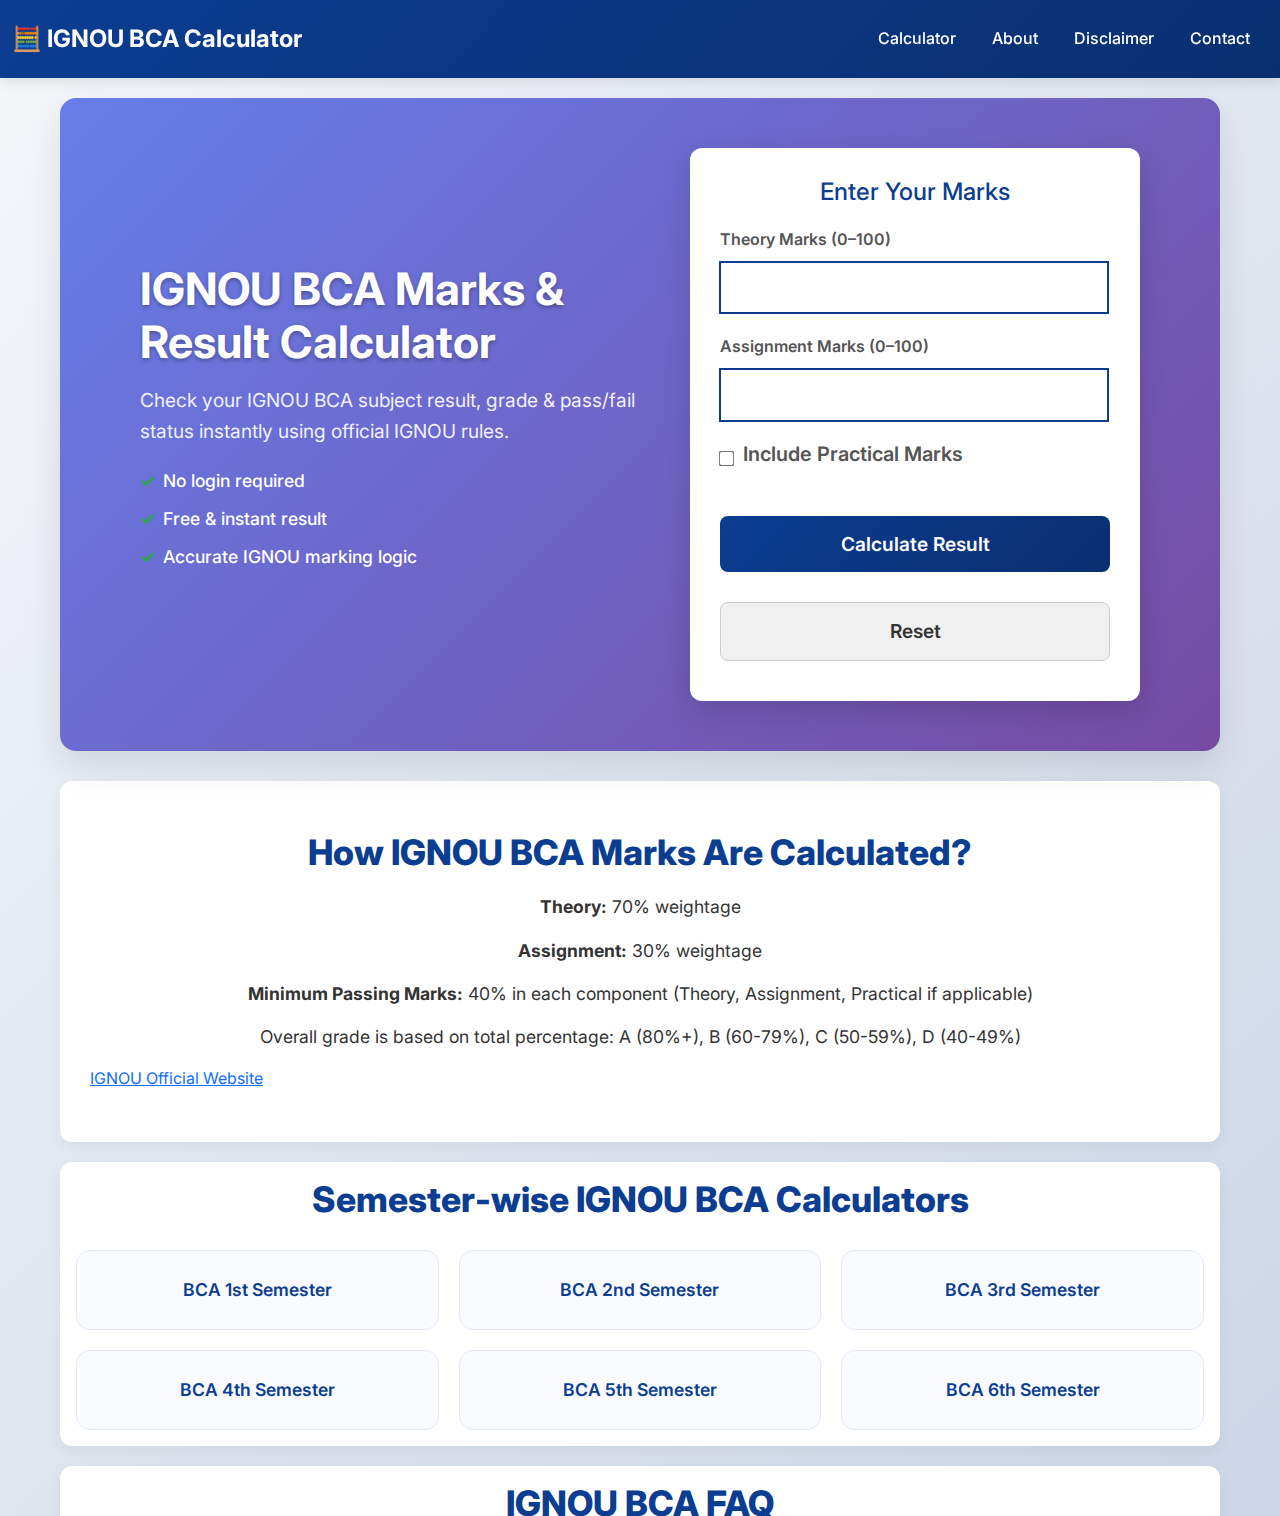
<file: index.html>
<!DOCTYPE html>
<html>
<head>
  <meta http-equiv="refresh" content="0; url=bca/bca-calculator.html">
  <title>Redirecting...</title>
</head>
<body>
  <p>Redirecting to calculator...</p>
</body>
</html>
</file>
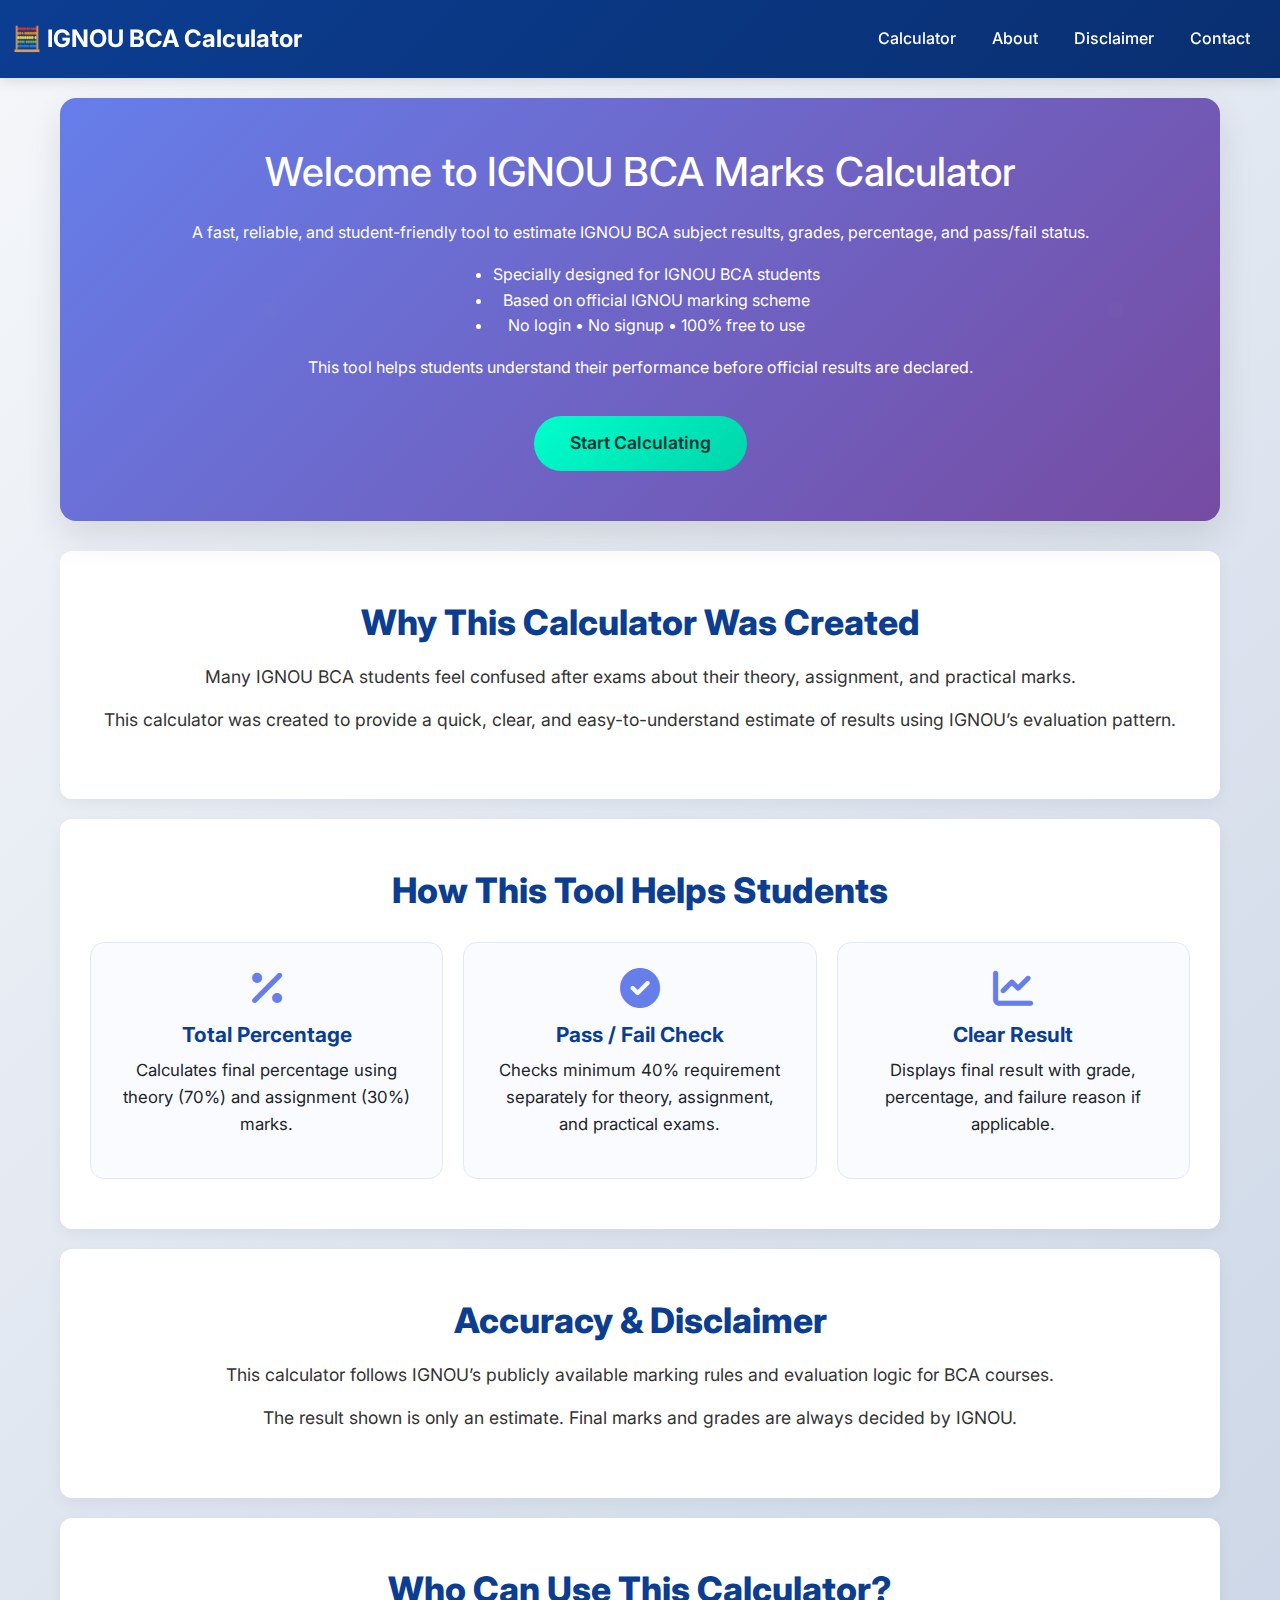
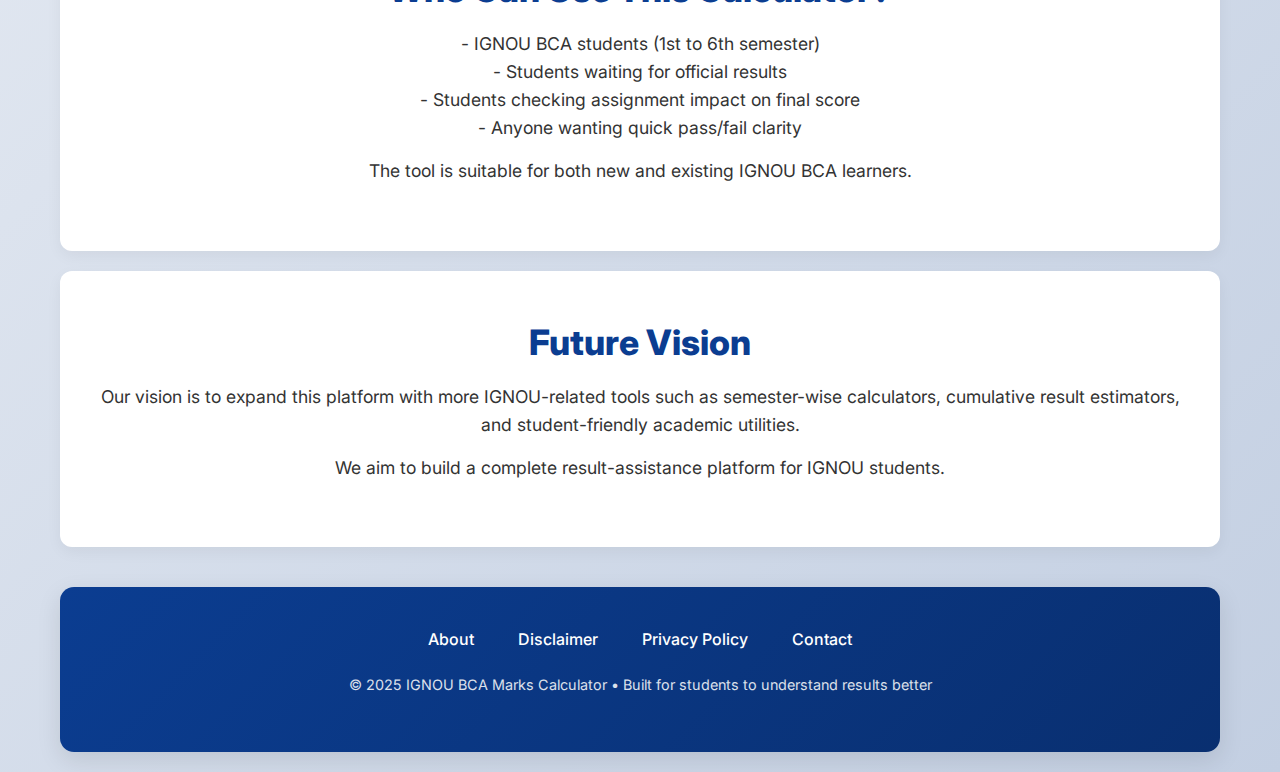
<file: about.html>
<!DOCTYPE html>
<html lang="en">

<head>
    <meta charset="UTF-8">
    <meta name="viewport" content="width=device-width, initial-scale=1.0">

    <title>About Us | IGNOU BCA Marks & Result Calculator</title>

    <meta name="description"
        content="Learn about IGNOU BCA Marks & Result Calculator – a free online tool to estimate IGNOU BCA theory, assignment and practical marks with percentage, grade and pass/fail status.">

    <meta name="keywords"
        content="About IGNOU BCA calculator, IGNOU BCA marks calculator tool, IGNOU result calculator, IGNOU BCA percentage calculator">

    <!-- Favicon -->
    <link rel="icon"
        href="data:image/svg+xml,<svg xmlns='http://www.w3.org/2000/svg' viewBox='0 0 100 100'><text y='.9em' font-size='90'>🧮</text></svg>">

    <!-- Google Font -->
    <link href="https://fonts.googleapis.com/css2?family=Inter:wght@300;400;500;600;700&display=swap" rel="stylesheet">

    <!-- Bootstrap -->
    <link href="https://cdn.jsdelivr.net/npm/bootstrap@5.3.3/dist/css/bootstrap.min.css" rel="stylesheet">

    <!-- Font Awesome -->
    <link rel="stylesheet" href="https://cdnjs.cloudflare.com/ajax/libs/font-awesome/6.0.0/css/all.min.css">

    <!-- style.css -->
    <link rel="stylesheet" href="style.css">
</head>

<body>

    <!-- NAVIGATION -->
    <nav class="navbar navbar-expand-lg">
        <div class="container-fluid">
            <a class="navbar-brand" href="bca/bca-calculator.html">🧮 IGNOU BCA Calculator</a>
            <button class="navbar-toggler" type="button" data-bs-toggle="collapse" data-bs-target="#navbarNav"
                aria-controls="navbarNav" aria-expanded="false" aria-label="Toggle navigation">
                <span class="navbar-toggler-icon"></span>
            </button>
            <div class="collapse navbar-collapse" id="navbarNav">
                <ul class="navbar-nav ms-auto">
                    <li class="nav-item">
                        <a class="nav-link" href="bca/bca-calculator.html">Calculator</a>
                    </li>
                    <li class="nav-item">
                        <a class="nav-link active" href="about.html">About</a>
                    </li>
                    <li class="nav-item">
                        <a class="nav-link" href="disclaimer.html">Disclaimer</a>
                    </li>
                    <li class="nav-item">
                        <a class="nav-link" href="contact.html">Contact</a>
                    </li>
                </ul>
            </div>
        </div>
    </nav>

    <div class="container about">

        <!-- HERO -->
        <section id="home" class="hero text-center">
            <h1>Welcome to IGNOU BCA Marks Calculator</h1>
            <p class="mt-3">
                A fast, reliable, and student-friendly tool to estimate IGNOU BCA subject results,
                grades, percentage, and pass/fail status.
            </p>

            <ul>
                <li>Specially designed for IGNOU BCA students</li>
                <li>Based on official IGNOU marking scheme</li>
                <li>No login • No signup • 100% free to use</li>
            </ul>

            <p>
                This tool helps students understand their performance before official results are declared.
            </p>

            <a href="bca/bca-calculator.html" class="btn">Start Calculating</a>
        </section>

        <!-- WHY -->
        <section id="hero" class="section">
            <h2>Why This Calculator Was Created</h2>
            <p>
                Many IGNOU BCA students feel confused after exams about their theory,
                assignment, and practical marks.
            </p>
            <p>
                This calculator was created to provide a quick, clear, and easy-to-understand estimate
                of results using IGNOU’s evaluation pattern.
            </p>
        </section>

        <!-- HOW IT HELPS -->
        <section class="section">
            <h2>How This Tool Helps Students</h2>

            <div class="cards">
                <div class="card">
                    <i class="fas fa-percentage"></i>
                    <h5>Total Percentage</h5>
                    <p>
                        Calculates final percentage using
                        theory (70%) and assignment (30%) marks.
                    </p>
                </div>

                <div class="card">
                    <i class="fas fa-check-circle"></i>
                    <h5>Pass / Fail Check</h5>
                    <p>
                        Checks minimum 40% requirement separately
                        for theory, assignment, and practical exams.
                    </p>
                </div>

                <div class="card">
                    <i class="fas fa-chart-line"></i>
                    <h5>Clear Result</h5>
                    <p>
                        Displays final result with grade,
                        percentage, and failure reason if applicable.
                    </p>
                </div>
            </div>
        </section>

        <!-- ACCURACY -->
        <section class="section">
            <h2>Accuracy & Disclaimer</h2>
            <p>
                This calculator follows IGNOU’s publicly available marking rules
                and evaluation logic for BCA courses.
            </p>
            <p>
                The result shown is only an estimate.
                Final marks and grades are always decided by IGNOU.
            </p>
        </section>

        <!-- WHO -->
        <section class="section">
            <h2>Who Can Use This Calculator?</h2>
            <p>
                - IGNOU BCA students (1st to 6th semester)<br>
                - Students waiting for official results<br>
                - Students checking assignment impact on final score<br>
                - Anyone wanting quick pass/fail clarity
            </p>
            <p>
                The tool is suitable for both new and existing IGNOU BCA learners.
            </p>
        </section>

        <!-- FUTURE -->
        <section class="section">
            <h2>Future Vision</h2>
            <p>
                Our vision is to expand this platform with more IGNOU-related tools
                such as semester-wise calculators, cumulative result estimators,
                and student-friendly academic utilities.
            </p>
            <p>
                We aim to build a complete result-assistance platform for IGNOU students.
            </p>
        </section>

        <!-- FOOTER -->
        <footer>
            <a href="about.html">About</a>
            <a href="disclaimer.html">Disclaimer</a>
            <a href="privacy.html">Privacy Policy</a>
            <a href="contact.html">Contact</a>

            <p>© 2025 IGNOU BCA Marks Calculator • Built for students to understand results better</p>
        </footer>

    </div>

    <script src="https://cdn.jsdelivr.net/npm/bootstrap@5.3.3/dist/js/bootstrap.bundle.min.js"></script>
</body>

</html>
</file>
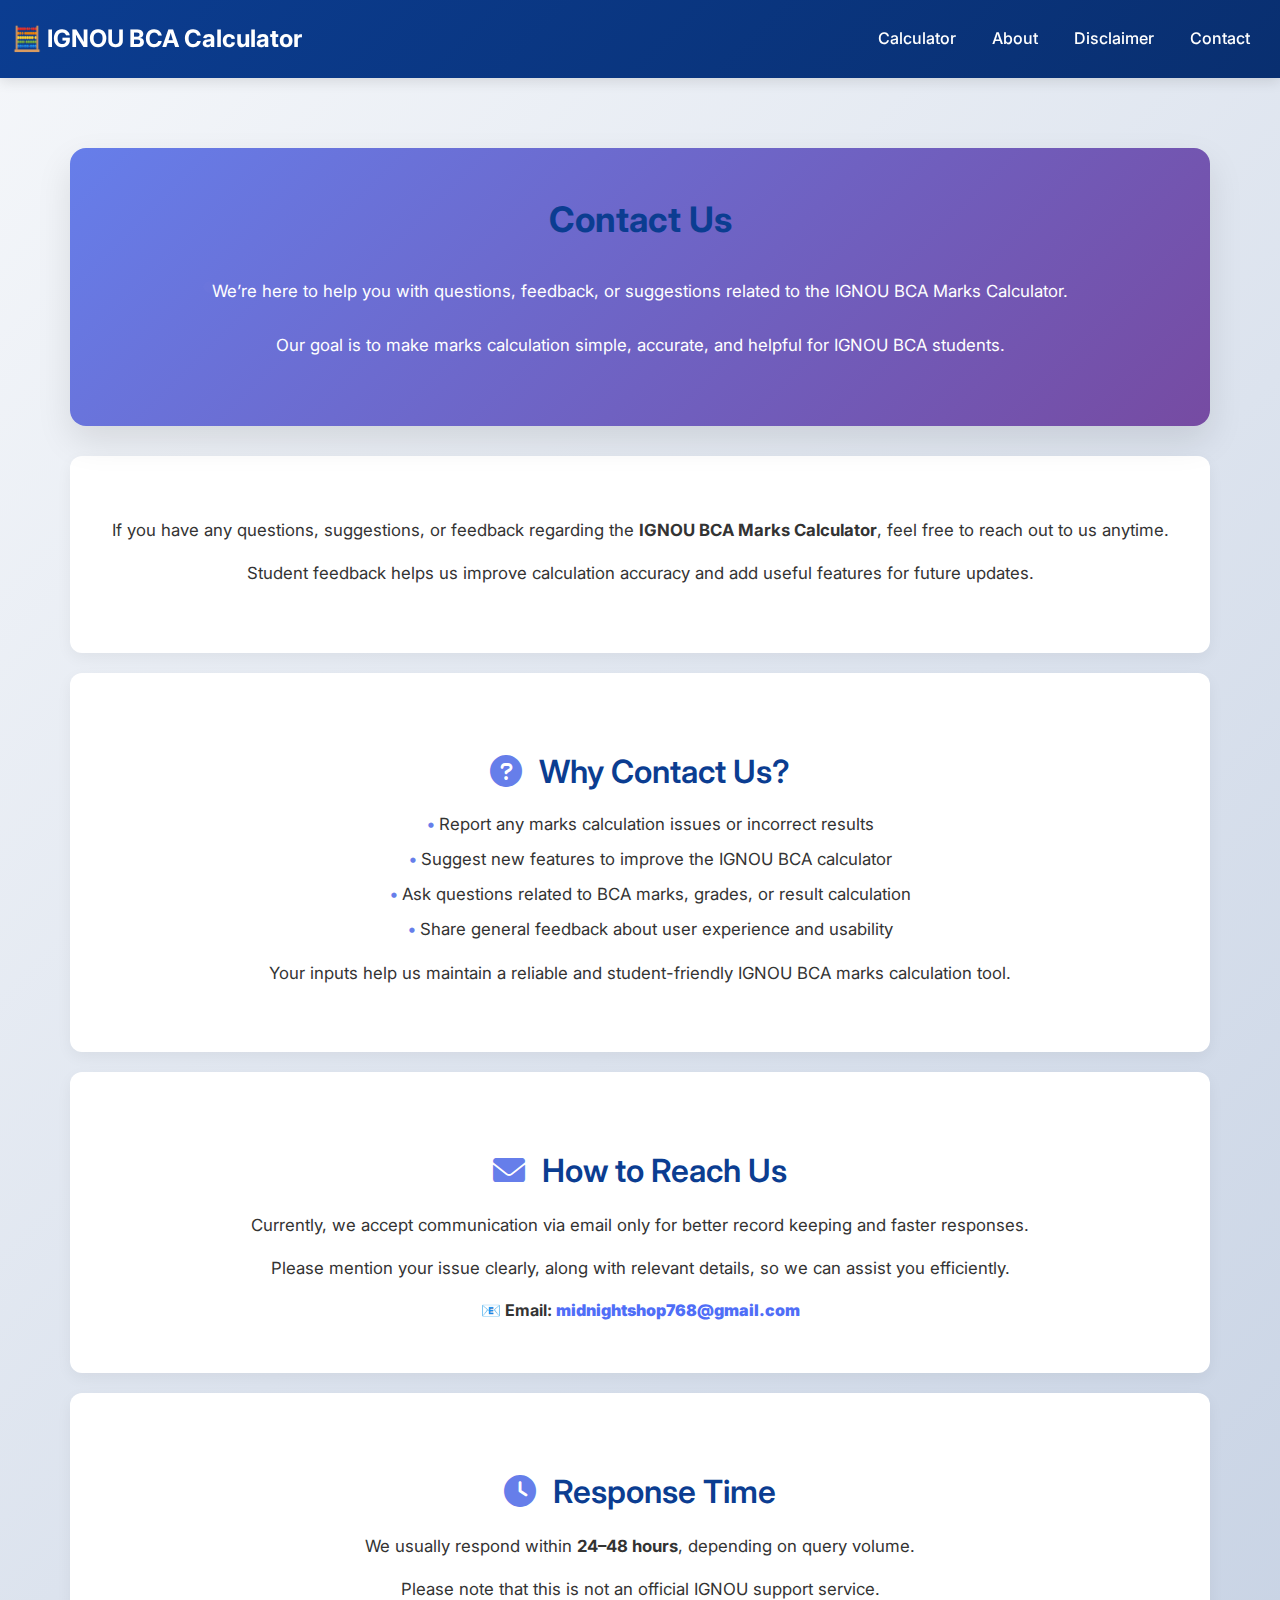
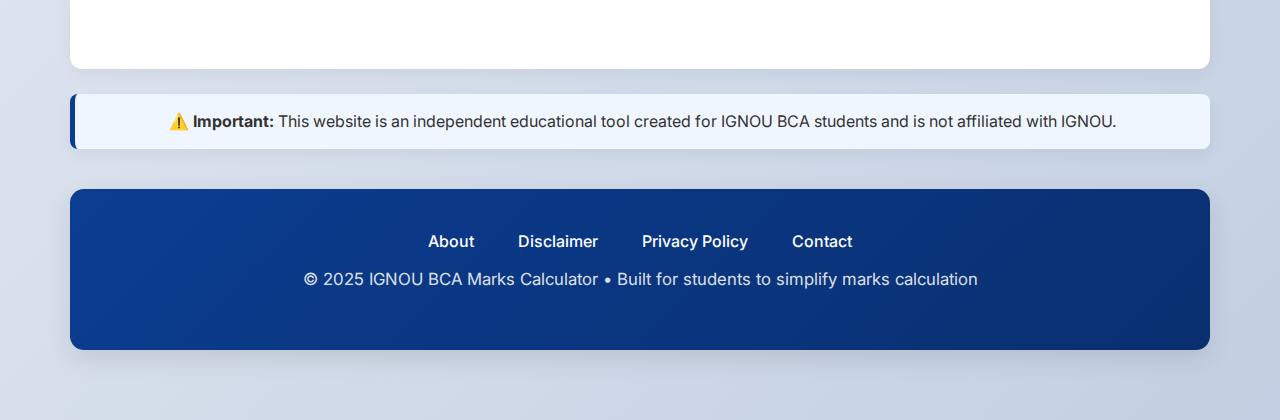
<file: contact.html>
<!DOCTYPE html>
<html lang="en">

<head>
    <meta charset="UTF-8">
    <meta name="viewport" content="width=device-width, initial-scale=1.0">

    <title>Contact Us | IGNOU BCA Marks Calculator – Support & Feedback</title>

    <meta name="description"
        content="Contact IGNOU BCA Marks Calculator for questions, feedback, error reporting, or suggestions related to IGNOU BCA marks calculation. We are here to help students.">

    <meta name="keywords"
        content="Contact IGNOU BCA Marks Calculator, IGNOU BCA calculator support, IGNOU marks calculation help, IGNOU BCA result calculator feedback">

    <!-- Favicon -->
    <link rel="icon"
        href="data:image/svg+xml,<svg xmlns='http://www.w3.org/2000/svg' viewBox='0 0 100 100'><text y='.9em' font-size='90'>🧮</text></svg>">

    <!-- Google Font -->
    <link href="https://fonts.googleapis.com/css2?family=Inter:wght@300;400;500;600;700&display=swap" rel="stylesheet">

    <!-- Bootstrap -->
    <link href="https://cdn.jsdelivr.net/npm/bootstrap@5.3.3/dist/css/bootstrap.min.css" rel="stylesheet">

    <!-- Font Awesome for Icons -->
    <link rel="stylesheet" href="https://cdnjs.cloudflare.com/ajax/libs/font-awesome/6.0.0/css/all.min.css">

    <!-- style.css -->
    <link rel="stylesheet" href="style.css">
</head>

<body>

    <!-- NAVIGATION -->
    <nav class="navbar navbar-expand-lg">
        <div class="container-fluid">
            <a class="navbar-brand" href="bca/bca-calculator.html">🧮 IGNOU BCA Calculator</a>
            <button class="navbar-toggler" type="button" data-bs-toggle="collapse" data-bs-target="#navbarNav"
                aria-controls="navbarNav" aria-expanded="false" aria-label="Toggle navigation">
                <span class="navbar-toggler-icon"></span>
            </button>
           <div class="collapse navbar-collapse" id="navbarNav">
                <ul class="navbar-nav ms-auto">
                    <li class="nav-item">
                        <a class="nav-link" href="bca/bca-calculator.html">Calculator</a>
                    </li>
                    <li class="nav-item">
                        <a class="nav-link" href="about.html">About</a>
                    </li>
                    <li class="nav-item">
                        <a class="nav-link" href="disclaimer.html">Disclaimer</a>
                    </li>
                    <li class="nav-item">
                        <a class="nav-link" href="contact.html">Contact</a>
                    </li>
                </ul>
            </div>
        </div>
    </nav>

    <div class="container disclaimer text-center">

        <!-- HERO SECTION -->
        <section class="hero text-center">
            <h1>Contact Us</h1>
            <p class="mt-3">
                We’re here to help you with questions, feedback, or suggestions related to the IGNOU BCA Marks Calculator.
            </p>
            <p>
                Our goal is to make marks calculation simple, accurate, and helpful for IGNOU BCA students.
            </p>
        </section>

        <!-- INTRO -->
        <section class="section">
            <p>
                If you have any questions, suggestions, or feedback regarding the
                <strong>IGNOU BCA Marks Calculator</strong>,
                feel free to reach out to us anytime.
            </p>
            <p>
                Student feedback helps us improve calculation accuracy and add useful features for future updates.
            </p>
        </section>

        <!-- WHY CONTACT -->
        <section class="section">
            <h2><i class="fas fa-question-circle"></i> Why Contact Us?</h2>

            <ul class="list">
                <li>Report any marks calculation issues or incorrect results</li>
                <li>Suggest new features to improve the IGNOU BCA calculator</li>
                <li>Ask questions related to BCA marks, grades, or result calculation</li>
                <li>Share general feedback about user experience and usability</li>
            </ul>

            <p>
                Your inputs help us maintain a reliable and student-friendly IGNOU BCA marks calculation tool.
            </p>
        </section>

        <!-- HOW TO REACH -->
        <section class="section">
            <h2><i class="fas fa-envelope"></i> How to Reach Us</h2>
            <p>
                Currently, we accept communication via email only for better record keeping and faster responses.
            </p>
            <p>
                Please mention your issue clearly, along with relevant details, so we can assist you efficiently.
            </p>

            <div class="info-box">
                📧 <strong>Email:</strong>
                <a href="mailto:midnightshop768@gmail.com">midnightshop768@gmail.com</a>
            </div>
        </section>

        <!-- RESPONSE TIME -->
        <section class="section">
            <h2><i class="fas fa-clock"></i> Response Time</h2>
            <p>
                We usually respond within <strong>24–48 hours</strong>, depending on query volume.
            </p>
            <p>
                Please note that this is not an official IGNOU support service.
            </p>
        </section>

        <!-- NOTE -->
        <section class="section note">
            ⚠️ <strong>Important:</strong>
            This website is an independent educational tool created for IGNOU BCA students and is not affiliated with IGNOU.
        </section>

        <!-- FOOTER -->
        <footer>
            <a href="about.html">About</a>
            <a href="disclaimer.html">Disclaimer</a>
            <a href="privacy.html">Privacy Policy</a>
            <a href="contact.html">Contact</a>

            <p>© 2025 IGNOU BCA Marks Calculator • Built for students to simplify marks calculation</p>
        </footer>

    </div>

    <script src="https://cdn.jsdelivr.net/npm/bootstrap@5.3.3/dist/js/bootstrap.bundle.min.js"></script>
</body>

</html>
</file>
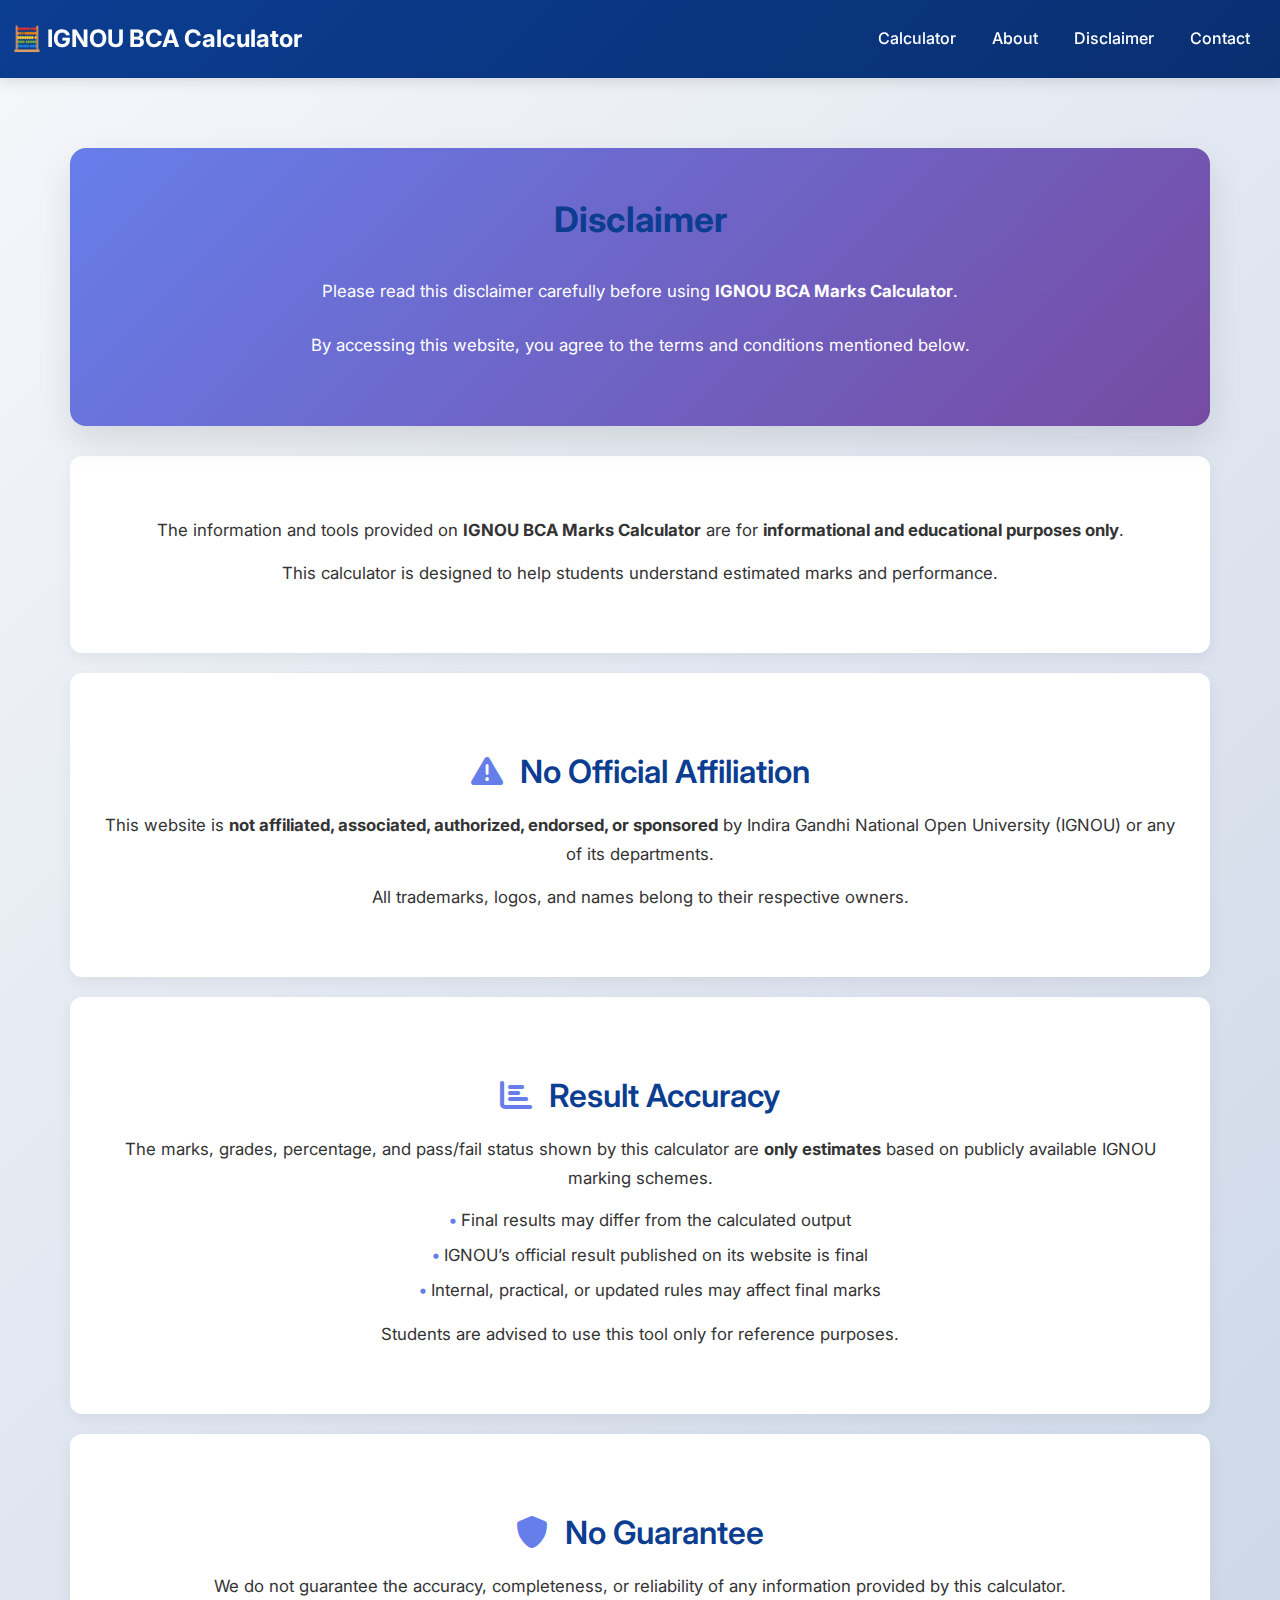
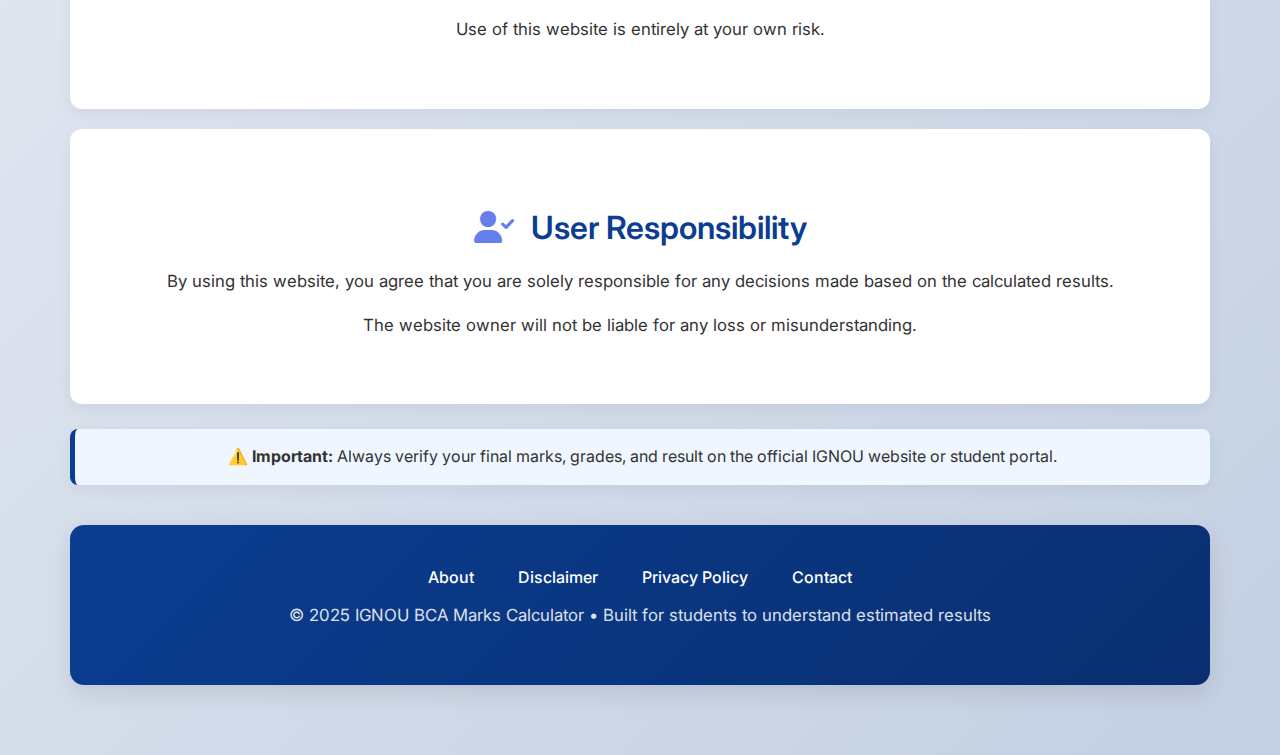
<file: disclaimer.html>
<!DOCTYPE html>
<html lang="en">

<head>
    <meta charset="UTF-8">
    <meta name="viewport" content="width=device-width, initial-scale=1.0">

    <title>Disclaimer | IGNOU BCA Marks Calculator – Accuracy & Usage Notice</title>

    <meta name="description"
        content="Read the official disclaimer for IGNOU BCA Marks Calculator. This independent tool provides estimated results only and is not affiliated with IGNOU.">

    <meta name="keywords"
        content="Disclaimer IGNOU BCA calculator, IGNOU marks calculator disclaimer, IGNOU BCA result estimation notice, legal disclaimer IGNOU tool">

    <!-- Favicon -->
    <link rel="icon"
        href="data:image/svg+xml,<svg xmlns='http://www.w3.org/2000/svg' viewBox='0 0 100 100'><text y='.9em' font-size='90'>🧮</text></svg>">

    <!-- Google Font -->
    <link href="https://fonts.googleapis.com/css2?family=Inter:wght@300;400;500;600;700&display=swap" rel="stylesheet">

    <!-- Bootstrap -->
    <link href="https://cdn.jsdelivr.net/npm/bootstrap@5.3.3/dist/css/bootstrap.min.css" rel="stylesheet">

    <!-- Font Awesome for Icons -->
    <link rel="stylesheet" href="https://cdnjs.cloudflare.com/ajax/libs/font-awesome/6.0.0/css/all.min.css">

    <!-- style.css -->
    <link rel="stylesheet" href="style.css">
</head>

<body>

    <!-- NAVIGATION -->
    <nav class="navbar navbar-expand-lg">
        <div class="container-fluid">
            <a class="navbar-brand" href="bca/bca-calculator.html">🧮 IGNOU BCA Calculator</a>
            <button class="navbar-toggler" type="button" data-bs-toggle="collapse" data-bs-target="#navbarNav"
                aria-controls="navbarNav" aria-expanded="false" aria-label="Toggle navigation">
                <span class="navbar-toggler-icon"></span>
            </button>
          <div class="collapse navbar-collapse" id="navbarNav">
                <ul class="navbar-nav ms-auto">
                    <li class="nav-item">
                        <a class="nav-link" href="bca/bca-calculator.html">Calculator</a>
                    </li>
                    <li class="nav-item">
                        <a class="nav-link" href="about.html">About</a>
                    </li>
                    <li class="nav-item">
                        <a class="nav-link" href="disclaimer.html">Disclaimer</a>
                    </li>
                  
                    <li class="nav-item">
                        <a class="nav-link" href="contact.html">Contact</a>
                    </li>
                </ul>
            </div>
        </div>
    </nav>

    <div class="container disclaimer text-center">

        <!-- HERO SECTION -->
        <section class="hero text-center">
            <h1>Disclaimer</h1>
            <p class="mt-3">
                Please read this disclaimer carefully before using
                <strong>IGNOU BCA Marks Calculator</strong>.
            </p>
            <p>
                By accessing this website, you agree to the terms and conditions mentioned below.
            </p>
        </section>

        <!-- INTRO -->
        <section class="section">
            <p>
                The information and tools provided on
                <strong>IGNOU BCA Marks Calculator</strong>
                are for <strong>informational and educational purposes only</strong>.
            </p>
            <p>
                This calculator is designed to help students understand estimated marks and performance.
            </p>
        </section>

        <!-- NO AFFILIATION -->
        <section class="section">
            <h2><i class="fas fa-exclamation-triangle"></i> No Official Affiliation</h2>
            <p>
                This website is <strong>not affiliated, associated, authorized,
                    endorsed, or sponsored</strong> by
                Indira Gandhi National Open University (IGNOU)
                or any of its departments.
            </p>
            <p>
                All trademarks, logos, and names belong to their respective owners.
            </p>
        </section>

        <!-- ACCURACY -->
        <section class="section">
            <h2><i class="fas fa-chart-bar"></i> Result Accuracy</h2>
            <p>
                The marks, grades, percentage, and pass/fail status
                shown by this calculator are <strong>only estimates</strong>
                based on publicly available IGNOU marking schemes.
            </p>

            <ul class="list">
                <li>Final results may differ from the calculated output</li>
                <li>IGNOU’s official result published on its website is final</li>
                <li>Internal, practical, or updated rules may affect final marks</li>
            </ul>

            <p>
                Students are advised to use this tool only for reference purposes.
            </p>
        </section>

        <!-- NO GUARANTEE -->
        <section class="section">
            <h2><i class="fas fa-shield-alt"></i> No Guarantee</h2>
            <p>
                We do not guarantee the accuracy, completeness,
                or reliability of any information provided
                by this calculator.
            </p>
            <p>
                Use of this website is entirely at your own risk.
            </p>
        </section>

        <!-- USER RESPONSIBILITY -->
        <section class="section">
            <h2><i class="fas fa-user-check"></i> User Responsibility</h2>
            <p>
                By using this website, you agree that you are
                solely responsible for any decisions made
                based on the calculated results.
            </p>
            <p>
                The website owner will not be liable for any loss or misunderstanding.
            </p>
        </section>

        <!-- IMPORTANT NOTE -->
        <section class="section note">
            ⚠️ <strong>Important:</strong>
            Always verify your final marks, grades, and result on the
            official IGNOU website or student portal.
        </section>

        <!-- FOOTER -->
        <footer>
            <a href="about.html">About</a>
            <a href="disclaimer.html">Disclaimer</a>
            <a href="privacy.html">Privacy Policy</a>
            <a href="contact.html">Contact</a>

            <p>© 2025 IGNOU BCA Marks Calculator • Built for students to understand estimated results</p>
        </footer>

    </div>

    <script src="https://cdn.jsdelivr.net/npm/bootstrap@5.3.3/dist/js/bootstrap.bundle.min.js"></script>
</body>

</html>
</file>
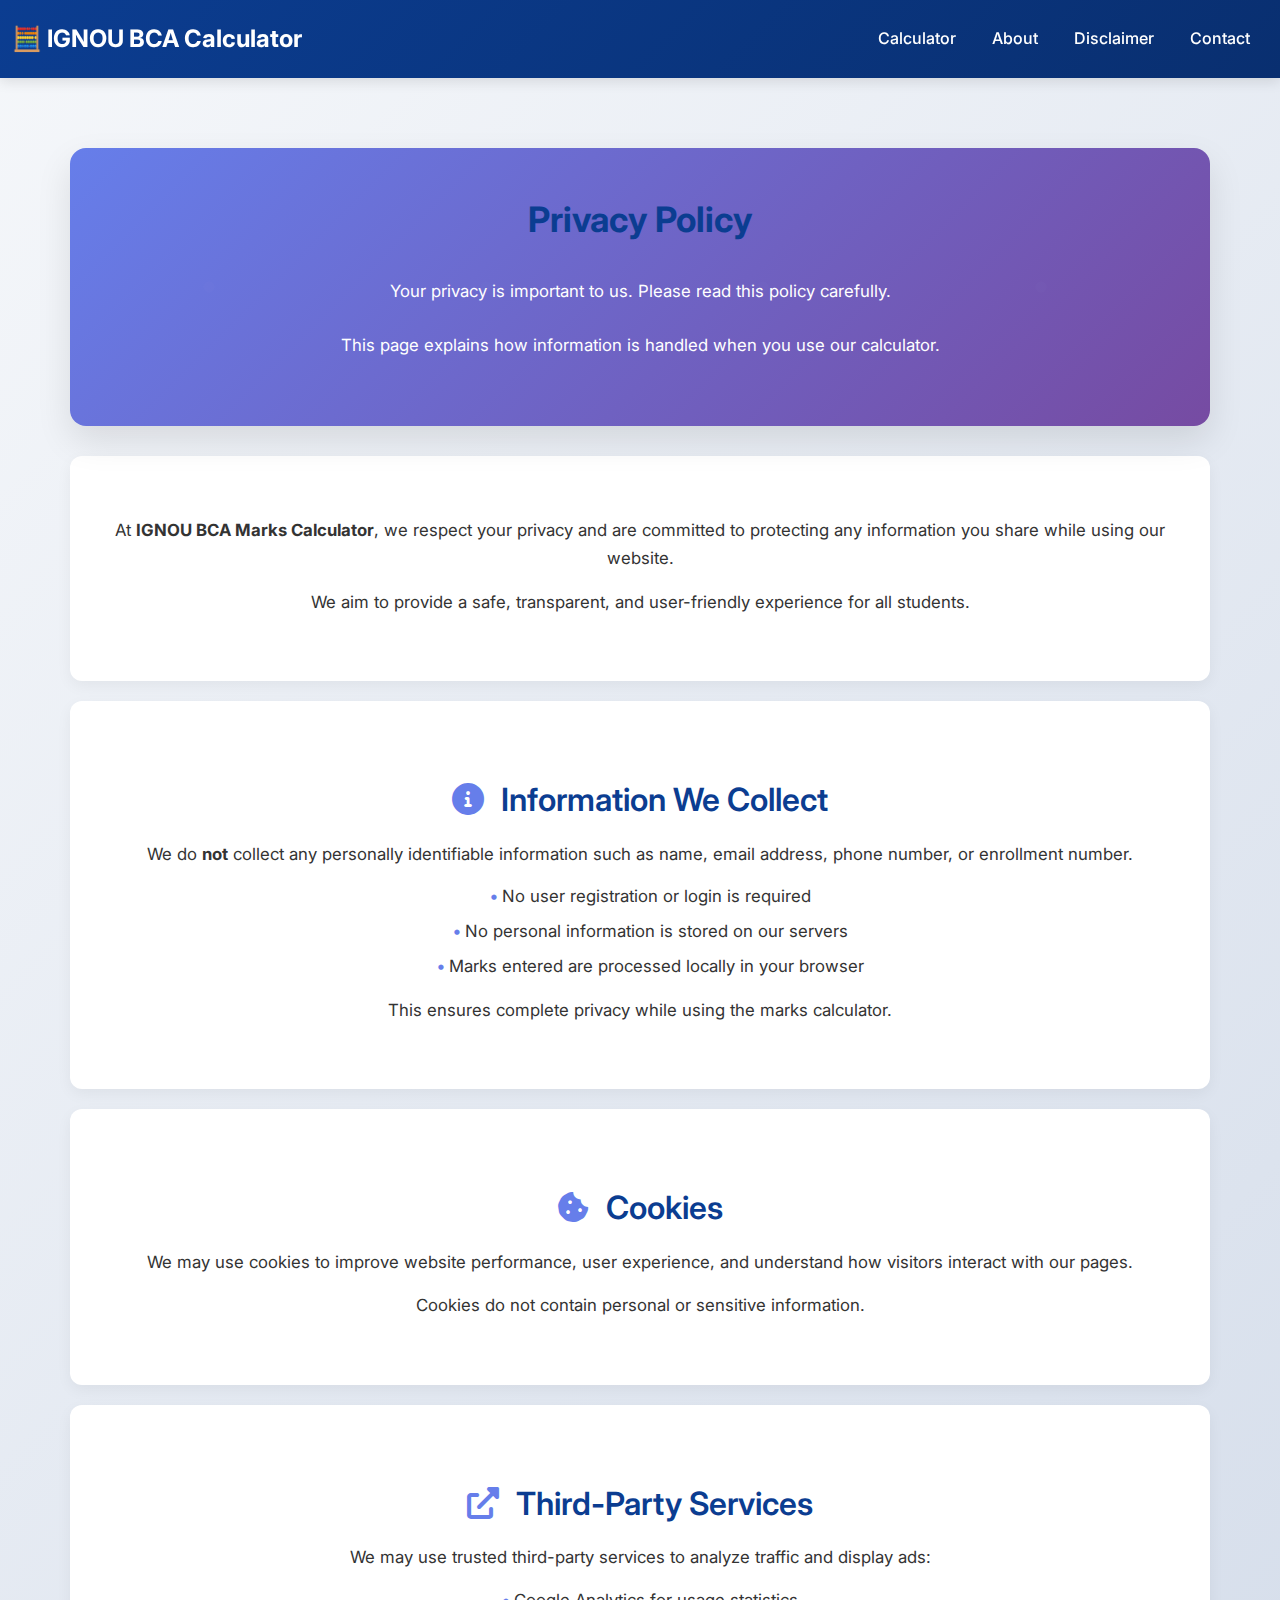
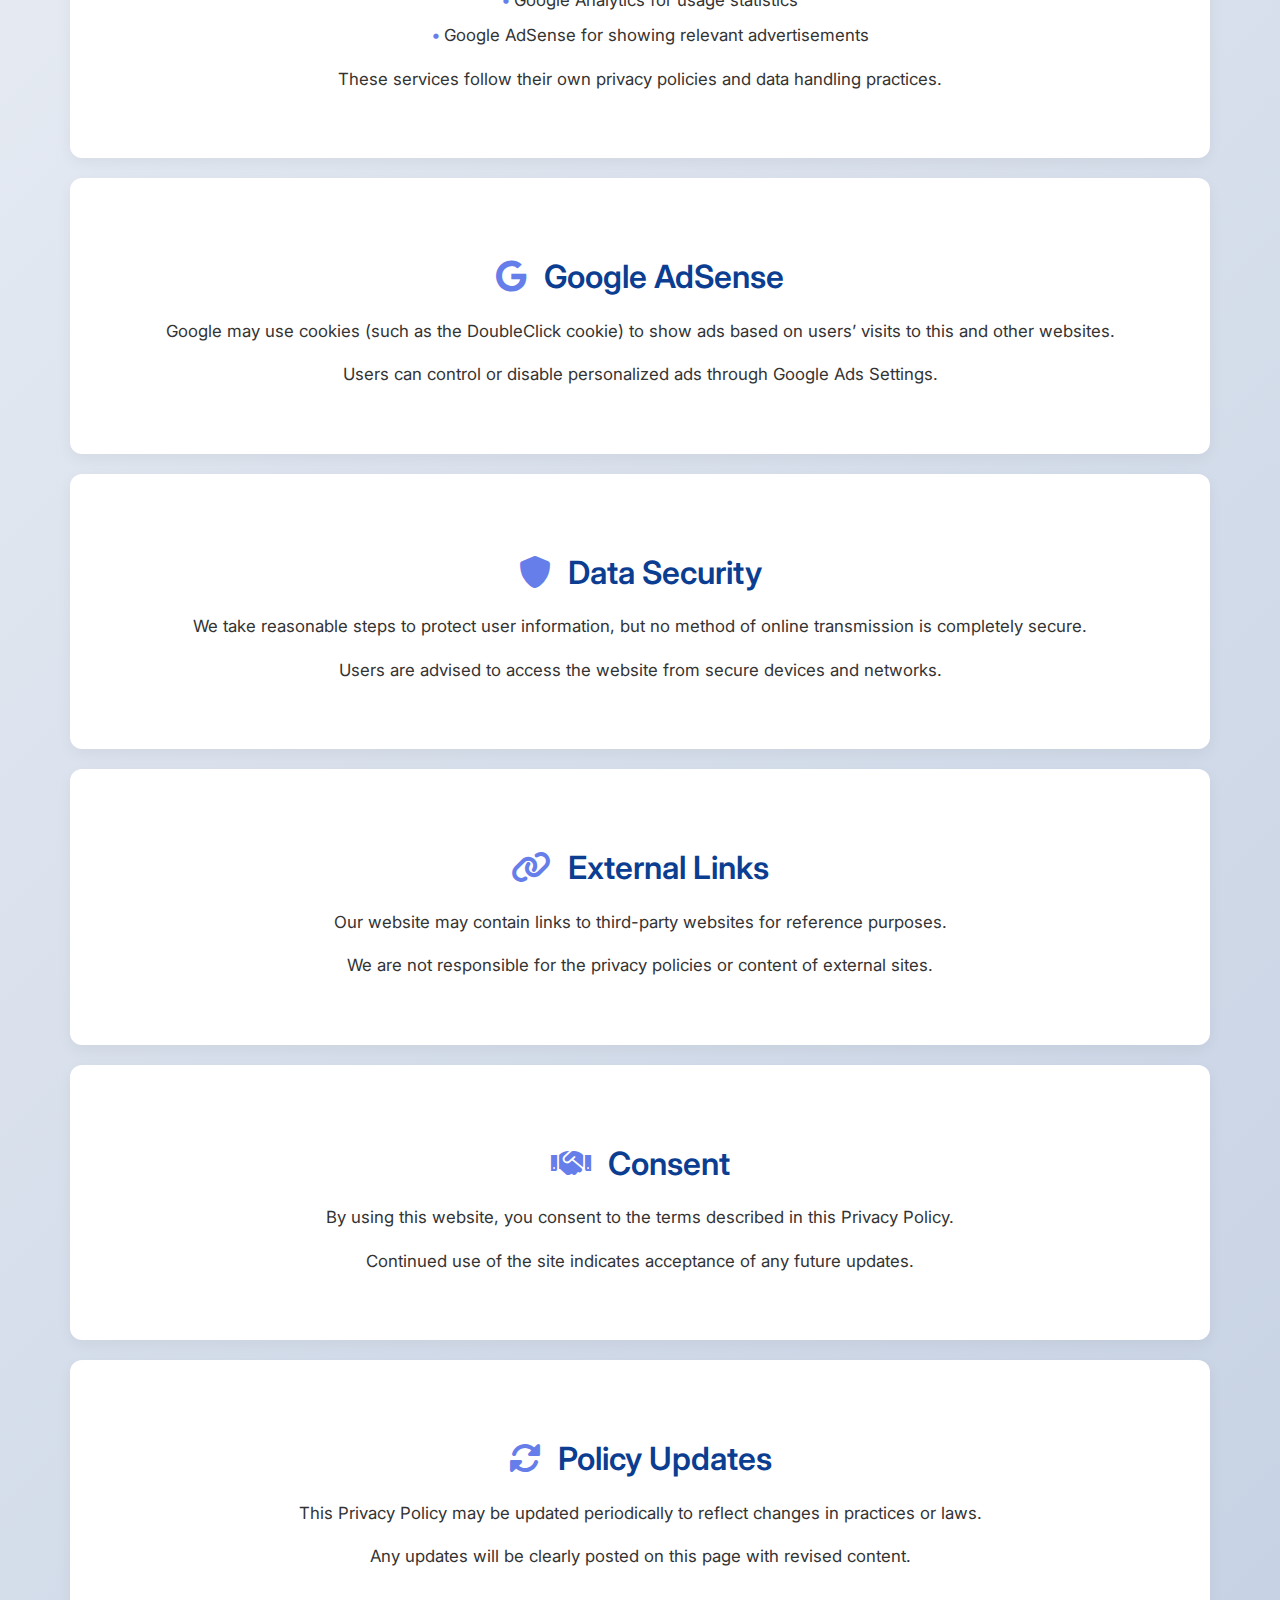
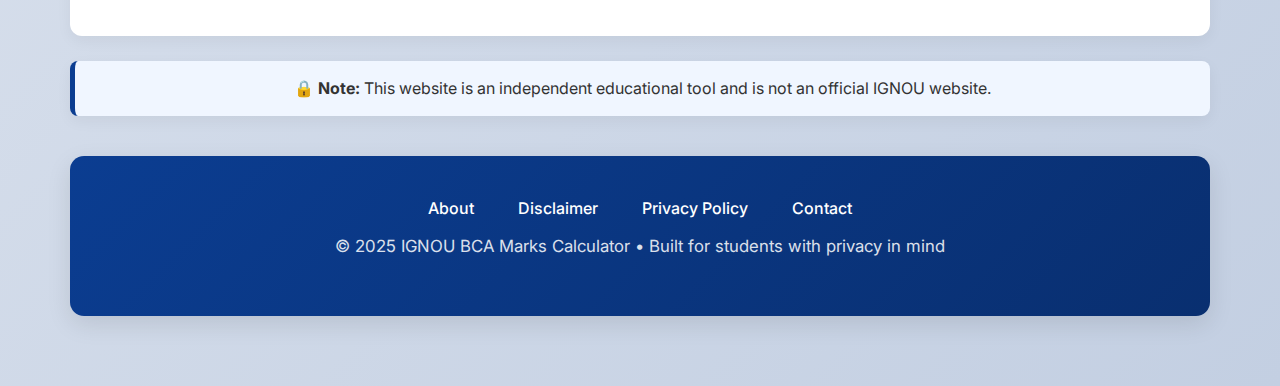
<file: privacy.html>
<!DOCTYPE html>
<html lang="en">

<head>
    <meta charset="UTF-8">
    <meta name="viewport" content="width=device-width, initial-scale=1.0">

    <title>Privacy Policy | IGNOU BCA Marks Calculator – Data Protection & Privacy</title>

    <meta name="description"
        content="Read the Privacy Policy of IGNOU BCA Marks Calculator. Learn how user data is handled, cookies are used, and privacy is protected while calculating marks.">

    <meta name="keywords"
        content="Privacy Policy IGNOU BCA calculator, IGNOU marks calculator privacy policy, data protection IGNOU tool, Google AdSense privacy">

    <!-- Favicon -->
    <link rel="icon"
        href="data:image/svg+xml,<svg xmlns='http://www.w3.org/2000/svg' viewBox='0 0 100 100'><text y='.9em' font-size='90'>🧮</text></svg>">

    <!-- Google Font -->
    <link href="https://fonts.googleapis.com/css2?family=Inter:wght@300;400;500;600;700&display=swap" rel="stylesheet">

    <!-- Bootstrap -->
    <link href="https://cdn.jsdelivr.net/npm/bootstrap@5.3.3/dist/css/bootstrap.min.css" rel="stylesheet">

    <!-- Font Awesome -->
    <link rel="stylesheet" href="https://cdnjs.cloudflare.com/ajax/libs/font-awesome/6.0.0/css/all.min.css">

    <!-- style.css -->
    <link rel="stylesheet" href="style.css">
</head>

<body>

    <!-- NAVIGATION -->
    <nav class="navbar navbar-expand-lg">
        <div class="container-fluid">
            <a class="navbar-brand" href="bca/bca-calculator.html">🧮 IGNOU BCA Calculator</a>
            <button class="navbar-toggler" type="button" data-bs-toggle="collapse" data-bs-target="#navbarNav"
                aria-controls="navbarNav" aria-expanded="false" aria-label="Toggle navigation">
                <span class="navbar-toggler-icon"></span>
            </button>
            <div class="collapse navbar-collapse" id="navbarNav">
                <ul class="navbar-nav ms-auto">
                    <li class="nav-item">
                        <a class="nav-link" href="bca/bca-calculator.html">Calculator</a>
                    </li>
                    <li class="nav-item">
                        <a class="nav-link" href="about.html">About</a>
                    </li>
                    <li class="nav-item">
                        <a class="nav-link" href="disclaimer.html">Disclaimer</a>
                    </li>
                    <li class="nav-item">
                        <a class="nav-link" href="contact.html">Contact</a>
                    </li>
                </ul>
            </div>
        </div>
    </nav>

    <div class="container disclaimer text-center">

        <!-- HERO SECTION -->
        <section class="hero text-center">
            <h1>Privacy Policy</h1>
            <p class="mt-3">
                Your privacy is important to us. Please read this policy carefully.
            </p>
            <p>
                This page explains how information is handled when you use our calculator.
            </p>
        </section>

        <!-- INTRO -->
        <section class="section">
            <p>
                At <strong>IGNOU BCA Marks Calculator</strong>, we respect your privacy and are
                committed to protecting any information you share while using our website.
            </p>
            <p>
                We aim to provide a safe, transparent, and user-friendly experience for all students.
            </p>
        </section>

        <!-- INFORMATION COLLECTION -->
        <section class="section">
            <h2><i class="fas fa-info-circle"></i> Information We Collect</h2>
            <p>
                We do <strong>not</strong> collect any personally identifiable information
                such as name, email address, phone number, or enrollment number.
            </p>

            <ul class="list">
                <li>No user registration or login is required</li>
                <li>No personal information is stored on our servers</li>
                <li>Marks entered are processed locally in your browser</li>
            </ul>

            <p>
                This ensures complete privacy while using the marks calculator.
            </p>
        </section>

        <!-- COOKIES -->
        <section class="section">
            <h2><i class="fas fa-cookie-bite"></i> Cookies</h2>
            <p>
                We may use cookies to improve website performance, user experience,
                and understand how visitors interact with our pages.
            </p>
            <p>
                Cookies do not contain personal or sensitive information.
            </p>
        </section>

        <!-- THIRD PARTY -->
        <section class="section">
            <h2><i class="fas fa-external-link-alt"></i> Third-Party Services</h2>
            <p>
                We may use trusted third-party services to analyze traffic and display ads:
            </p>

            <ul class="list">
                <li>Google Analytics for usage statistics</li>
                <li>Google AdSense for showing relevant advertisements</li>
            </ul>

            <p>
                These services follow their own privacy policies and data handling practices.
            </p>
        </section>

        <!-- ADSENSE -->
        <section class="section">
            <h2><i class="fab fa-google"></i> Google AdSense</h2>
            <p>
                Google may use cookies (such as the DoubleClick cookie)
                to show ads based on users’ visits to this and other websites.
            </p>
            <p>
                Users can control or disable personalized ads through Google Ads Settings.
            </p>
        </section>

        <!-- SECURITY -->
        <section class="section">
            <h2><i class="fas fa-shield-alt"></i> Data Security</h2>
            <p>
                We take reasonable steps to protect user information,
                but no method of online transmission is completely secure.
            </p>
            <p>
                Users are advised to access the website from secure devices and networks.
            </p>
        </section>

        <!-- EXTERNAL LINKS -->
        <section class="section">
            <h2><i class="fas fa-link"></i> External Links</h2>
            <p>
                Our website may contain links to third-party websites for reference purposes.
            </p>
            <p>
                We are not responsible for the privacy policies or content of external sites.
            </p>
        </section>

        <!-- CONSENT -->
        <section class="section">
            <h2><i class="fas fa-handshake"></i> Consent</h2>
            <p>
                By using this website, you consent to the terms described in this Privacy Policy.
            </p>
            <p>
                Continued use of the site indicates acceptance of any future updates.
            </p>
        </section>

        <!-- UPDATES -->
        <section class="section">
            <h2><i class="fas fa-sync-alt"></i> Policy Updates</h2>
            <p>
                This Privacy Policy may be updated periodically to reflect changes in practices or laws.
            </p>
            <p>
                Any updates will be clearly posted on this page with revised content.
            </p>
        </section>

        <!-- NOTE -->
        <section class="section note">
            🔒 <strong>Note:</strong>
            This website is an independent educational tool and is not an official IGNOU website.
        </section>

        <!-- FOOTER -->
        <footer>
            <a href="about.html">About</a>
            <a href="disclaimer.html">Disclaimer</a>
            <a href="privacy.html">Privacy Policy</a>
            <a href="contact.html">Contact</a>

            <p>© 2025 IGNOU BCA Marks Calculator • Built for students with privacy in mind</p>
        </footer>

    </div>

    <script src="https://cdn.jsdelivr.net/npm/bootstrap@5.3.3/dist/js/bootstrap.bundle.min.js"></script>
</body>

</html>
</file>
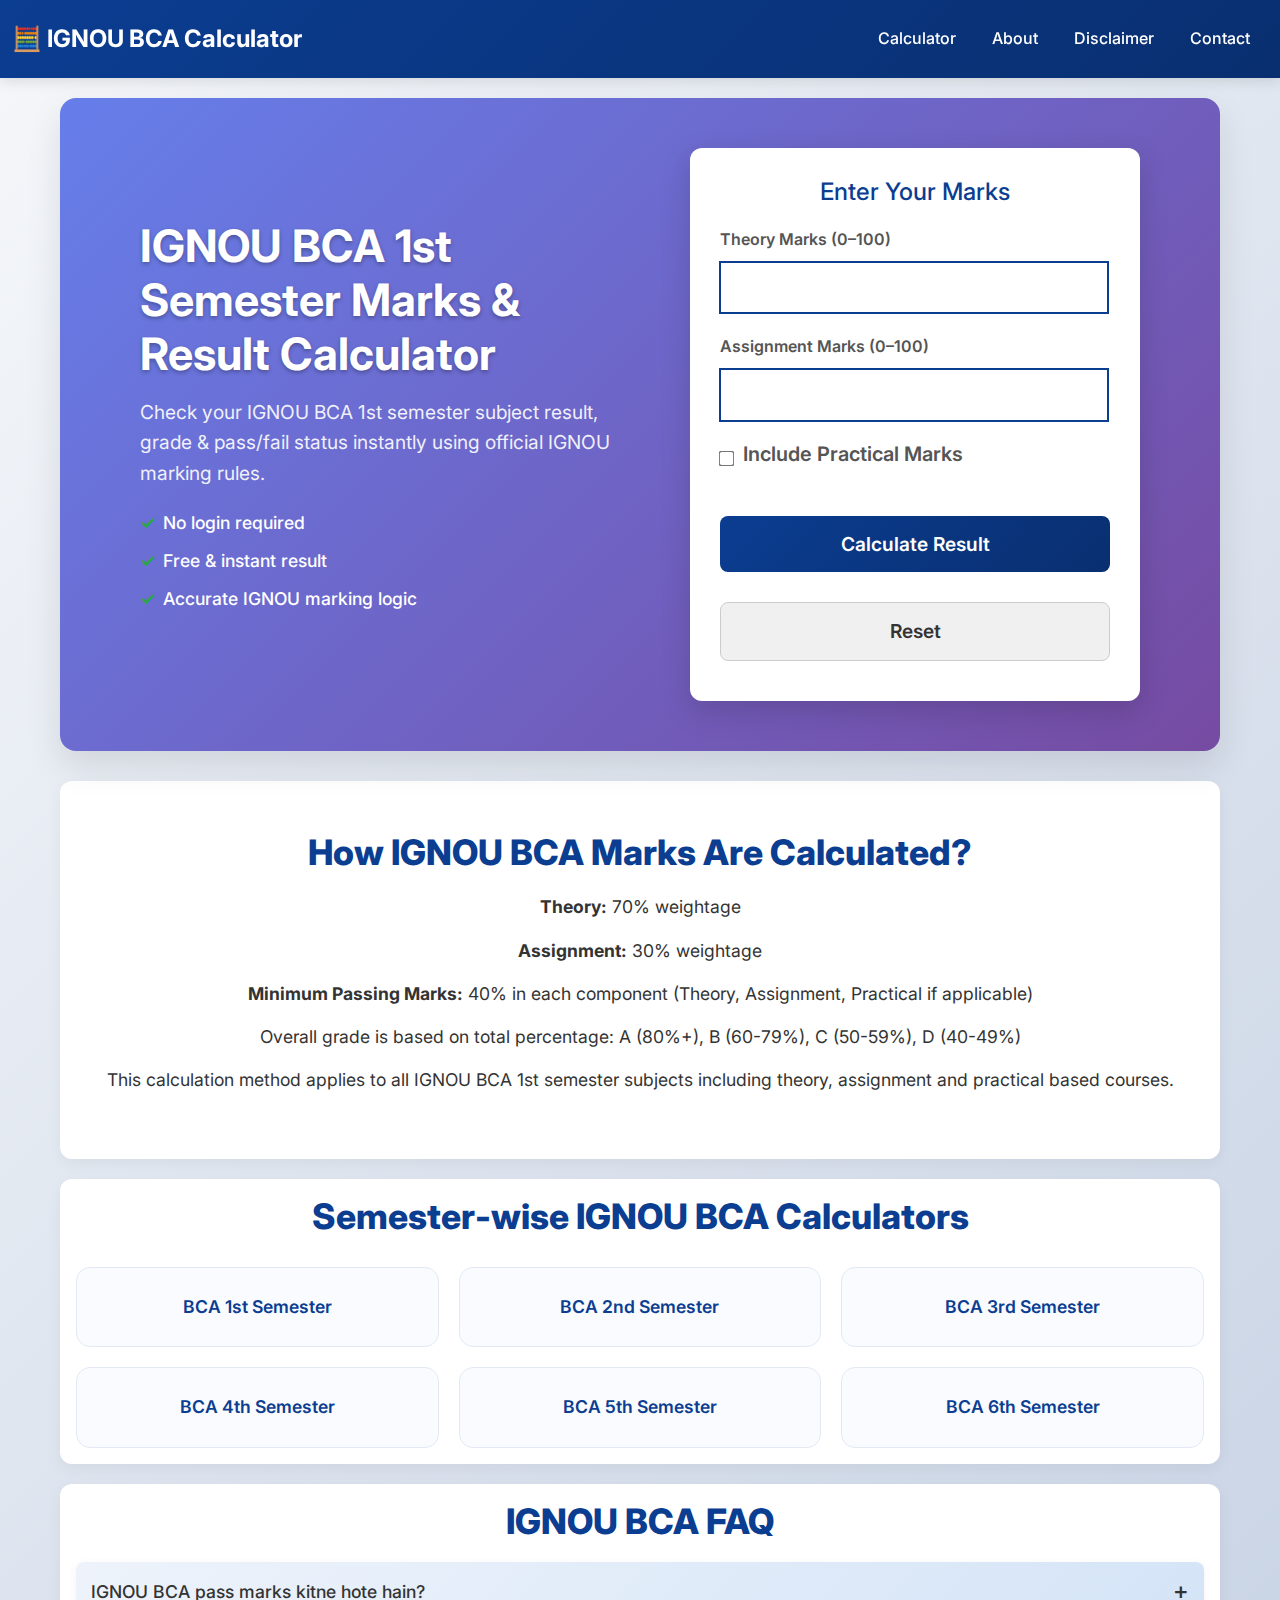
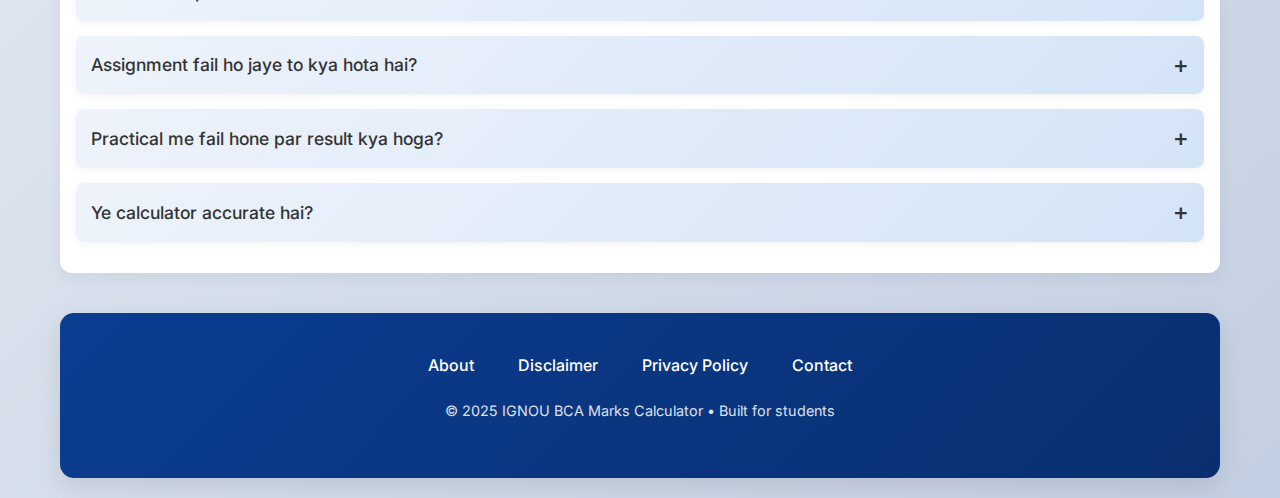
<file: bca/bca-1st-semester-calculator.html>
<!DOCTYPE html>
<html lang="en">

<head>
    <meta charset="UTF-8">
    <meta name="viewport" content="width=device-width, initial-scale=1.0">
    <title>IGNOU BCA 1st Semester Marks Calculator 2025 | Result, Grade & Pass/Fail</title>
    <meta name="description"
        content="Free IGNOU BCA 1st Semester Marks & Result Calculator 2025. Calculate theory, assignment & practical marks, grade and pass/fail status instantly based on IGNOU marking scheme.">
    <meta name="keywords"
        content="IGNOU BCA 1st semester marks calculator, IGNOU BCA 1st semester result calculator, IGNOU pass marks, IGNOU BCA grade system, IGNOU assignment marks">
    <!-- Open Graph -->
    <meta property="og:title" content="IGNOU BCA 1st Semester Marks & Result Calculator">
    <meta property="og:description"
        content="Check IGNOU BCA 1st semester result, grade & pass/fail instantly using official IGNOU marking rules.">
    <meta property="og:type" content="website">
    <meta property="og:image" content="https://example.com/ignou-calculator-preview.png">
    <!-- Add a real image URL if available -->
    <!-- Favicon -->
    <link rel="icon"
        href="data:image/svg+xml,<svg xmlns='http://www.w3.org/2000/svg' viewBox='0 0 100 100'><text y='.9em' font-size='90'>🧮</text></svg>">
    <!-- Google Fonts for better typography -->
    <link href="https://fonts.googleapis.com/css2?family=Inter:wght@300;400;500;600;700&display=swap" rel="stylesheet">
    <!-- Bootstrap CSS -->
    <link href="https://cdn.jsdelivr.net/npm/bootstrap@5.3.3/dist/css/bootstrap.min.css" rel="stylesheet">
    <!-- style.css  -->
    <link rel="stylesheet" href="../style.css">
</head>


<body>
     <!-- NAVIGATION -->
    <nav class="navbar navbar-expand-lg">
        <div class="container-fluid">
            <a class="navbar-brand" href="bca-calculator.html">🧮 IGNOU BCA Calculator</a>
            <button class="navbar-toggler" type="button" data-bs-toggle="collapse" data-bs-target="#navbarNav"
                aria-controls="navbarNav" aria-expanded="false" aria-label="Toggle navigation">
                <span class="navbar-toggler-icon"></span>
            </button>
            <div class="collapse navbar-collapse" id="navbarNav">
                <ul class="navbar-nav ms-auto">
                    <li class="nav-item">
                        <a class="nav-link" href="bca-calculator.html">Calculator</a>
                    </li>
                    <li class="nav-item">
                        <a class="nav-link" href="../about.html">About</a>
                    </li>
                    <li class="nav-item">
                        <a class="nav-link" href="../disclaimer.html">Disclaimer</a>
                    </li>
                    <li class="nav-item">
                        <a class="nav-link" href="../contact.html">Contact</a>
                    </li>
                </ul>
            </div>
        </div>
    </nav>
    <div class="container">
        <!-- HERO -->
        <section class="hero">
            <div class="hero-content">
                <div class="hero-text">
                    <h1>IGNOU BCA 1st Semester Marks & Result Calculator</h1>
                    <p>
                        Check your IGNOU BCA 1st semester subject result, grade & pass/fail status
                        instantly using official IGNOU marking rules.
                    </p>

                    <ul>
                        <li>No login required</li>
                        <li>Free & instant result</li>
                        <li>Accurate IGNOU marking logic</li>
                    </ul>
                </div>
                <div class="calculator">
                    <h2>Enter Your Marks</h2>
                    <form id="calculator-form">
                        <div class="input-group">
                            <label for="theory">Theory Marks (0–100)</label>
                            <input type="number" id="theory" min="0" max="100" required aria-describedby="theory-help">
                            <small id="theory-help" class="sr-only">Enter your theory exam marks out of 100.</small>
                            <div id="theory-error" class="error"></div>
                        </div>
                        <div class="input-group">
                            <label for="assignment">Assignment Marks (0–100)</label>
                            <input type="number" id="assignment" min="0" max="100" required
                                aria-describedby="assignment-help">
                            <small id="assignment-help" class="sr-only">Enter your assignment marks out of 100.</small>
                            <div id="assignment-error" class="error"></div>
                        </div>
                        <div class="checkbox-group">
                            <label for="practical-check">
                                <input type="checkbox" id="practical-check" aria-describedby="practical-help">
                                <h5>Include Practical Marks</h5>
                            </label>
                            <small id="practical-help" class="sr-only">Check this if your subject includes practical
                                marks.</small>
                        </div>
                        <div class="input-group" id="practical-group" style="display:none;">
                            <label for="practical">Practical Marks (0–100)</label>
                            <input type="number" id="practical" min="0" max="100"
                                aria-describedby="practical-input-help">
                            <small id="practical-input-help" class="sr-only">Enter your practical marks out of
                                100.</small>
                            <div id="practical-error" class="error"></div>
                        </div>
                        <button type="button" class="btn" id="calculate-btn"
                            aria-label="Calculate your IGNOU BCA result">Calculate Result</button>
                        <button type="button" class="btn btn-secondary" id="reset-btn"
                            aria-label="Reset the calculator">Reset</button>
                    </form>
                </div>
            </div>
        </section>
        <!-- RESULT -->
        <section class="result mb-3" id="result-section">
            <h2>Your Result</h2>
            <p id="status"></p>
            <p id="marks"></p>
            <p id="grade"></p>
            <p id="reason"></p>
            <small>* Estimated result based on IGNOU rules. Consult official sources for final confirmation.</small>
        </section>

        <!-- HOW IT WORKS -->
        <section class="section">
            <h2>How IGNOU BCA Marks Are Calculated?</h2>
            <p><strong>Theory:</strong> 70% weightage</p>
            <p><strong>Assignment:</strong> 30% weightage</p>
            <p><strong>Minimum Passing Marks:</strong> 40% in each component (Theory, Assignment, Practical if
                applicable)</p>
            <p>Overall grade is based on total percentage: A (80%+), B (60-79%), C (50-59%), D (40-49%)</p>
            <p>
                This calculation method applies to all IGNOU BCA 1st semester subjects
                including theory, assignment and practical based courses.
            </p>

        </section>

        <!-- SEMESTERS -->
        <section class="section p-3">
            <h2>Semester-wise IGNOU BCA Calculators</h2>
            <div class="cards">
                <div class="card">
                    <a href="bca-1st-semester-calculator.html" aria-label="IGNOU BCA 1st Semester Marks Calculator">
                        BCA 1st Semester
                    </a>
                </div>

                <div class="card">
                    <a href="bca-2nd-semester-calculator.html" aria-label="IGNOU BCA 2nd Semester Marks Calculator">
                        BCA 2nd Semester
                    </a>
                </div>

                <div class="card">
                    <a href="bca-3rd-semester-calculator.html" aria-label="IGNOU BCA 3rd Semester Marks Calculator">
                        BCA 3rd Semester
                    </a>
                </div>

                <div class="card">
                    <a href="bca-4th-semester-calculator.html" aria-label="IGNOU BCA 4th Semester Marks Calculator">
                        BCA 4th Semester
                    </a>
                </div>

                <div class="card">
                    <a href="bca-5th-semester-calculator.html" aria-label="IGNOU BCA 5th Semester Marks Calculator">
                        BCA 5th Semester
                    </a>
                </div>

                <div class="card">
                    <a href="bca-6th-semester-calculator.html" aria-label="IGNOU BCA 6th Semester Marks Calculator">
                        BCA 6th Semester
                    </a>
                </div>
            </div>

        </section>

        <!-- FAQ -->
        <section class="section p-3">
            <h2>IGNOU BCA FAQ</h2>
            <div class="faq">
                <h3>IGNOU BCA pass marks kitne hote hain?</h3>
                <p>IGNOU BCA me minimum 40% theory, assignment aur practical me pass hona zaroori hai. Overall
                    percentage bhi 40% se kam nahi hona chahiye.</p>
            </div>
            <div class="faq">
                <h3>Assignment fail ho jaye to kya hota hai?</h3>
                <p>Assignment me 40 se kam hone par subject fail hota hai, aur aapko re-submit karna padega.</p>
            </div>
            <div class="faq">
                <h3>Practical me fail hone par result kya hoga?</h3>
                <p>Practical mandatory subject me fail hone par overall subject fail hota hai. Aapko practical dobara
                    dena hoga.</p>
            </div>
            <div class="faq">
                <h3>Ye calculator accurate hai?</h3>
                <p>Ye calculator IGNOU ke official marking scheme ke base par bana hai, lekin ye sirf estimate hai.
                    Final result IGNOU ke evaluation par depend karta hai.</p>
            </div>
        </section>

          <footer>
            <a href="../about.html">About</a>
            <a href="../disclaimer.html">Disclaimer</a>
            <a href="../privacy-policy.html">Privacy Policy</a>
            <a href="../contact.html">Contact</a>
            <p>© 2025 IGNOU BCA Marks Calculator • Built for students</p>
        </footer>



    </div>
    <!-- Bootstrap JS Bundle -->
    <script src="https://cdn.jsdelivr.net/npm/bootstrap@5.3.3/dist/js/bootstrap.bundle.min.js"></script>
    <script src="../script.js"></script>
</body>

</html>
</file>
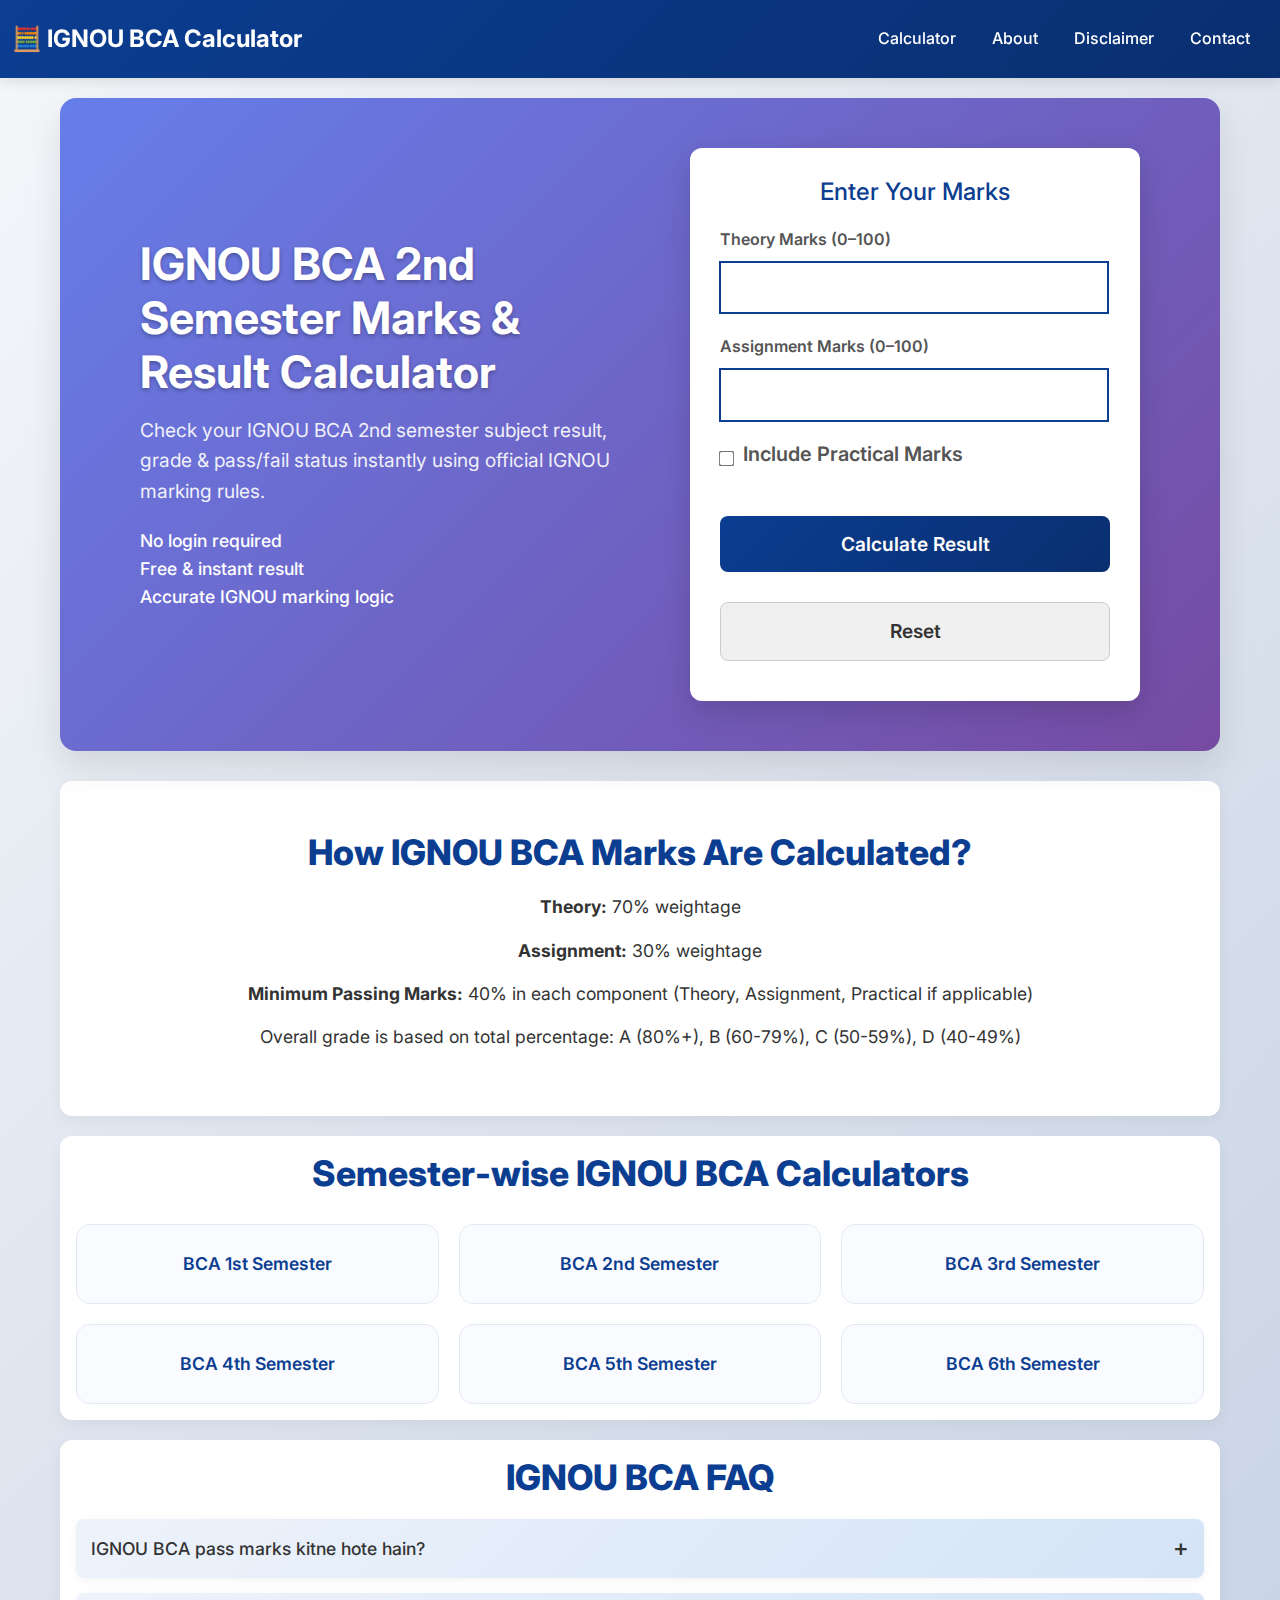
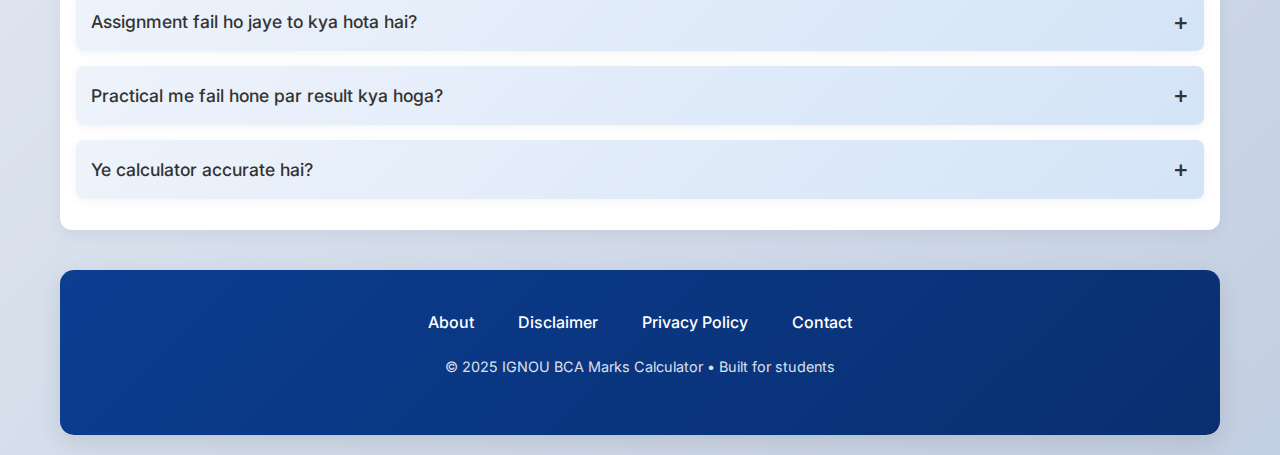
<file: bca/bca-2nd-semester-calculator.html>
<!DOCTYPE html>
<html lang="en">

<head>
    <meta charset="UTF-8">
    <meta name="viewport" content="width=device-width, initial-scale=1.0">
    <title>IGNOU BCA 2nd Semester Marks Calculator 2025 | Result, Grade & Pass/Fail</title>
    <meta name="description"
        content="Free IGNOU BCA 2nd Semester Marks & Result Calculator 2025. Calculate theory, assignment & practical marks, grade and pass/fail status instantly based on IGNOU marking scheme.">
    <meta name="keywords"
        content="IGNOU BCA 2nd semester marks calculator, IGNOU BCA 2nd semester result calculator, IGNOU pass marks, IGNOU BCA grade system, IGNOU assignment marks">
    <!-- Open Graph -->
    <meta property="og:title" content="IGNOU BCA 2nd Semester Marks & Result Calculator">
    <meta property="og:description"
        content="Check IGNOU BCA 2nd semester result, grade & pass/fail instantly using official IGNOU marking rules.">
    <meta property="og:type" content="website">
    <meta property="og:image" content="https://example.com/ignou-calculator-preview.png">
    <!-- Add a real image URL if available -->
    <!-- Favicon -->
    <link rel="icon"
        href="data:image/svg+xml,<svg xmlns='http://www.w3.org/2000/svg' viewBox='0 0 100 100'><text y='.9em' font-size='90'>🧮</text></svg>">
    <!-- Google Fonts for better typography -->
    <link href="https://fonts.googleapis.com/css2?family=Inter:wght@300;400;500;600;700&display=swap" rel="stylesheet">
    <!-- Bootstrap CSS -->
    <link href="https://cdn.jsdelivr.net/npm/bootstrap@5.3.3/dist/css/bootstrap.min.css" rel="stylesheet">
    <!-- style.css  -->
    <link rel="stylesheet" href="../style.css">
</head>



<body>
     <!-- NAVIGATION -->
    <nav class="navbar navbar-expand-lg">
        <div class="container-fluid">
            <a class="navbar-brand" href="bca-calculator.html">🧮 IGNOU BCA Calculator</a>
            <button class="navbar-toggler" type="button" data-bs-toggle="collapse" data-bs-target="#navbarNav"
                aria-controls="navbarNav" aria-expanded="false" aria-label="Toggle navigation">
                <span class="navbar-toggler-icon"></span>
            </button>
            <div class="collapse navbar-collapse" id="navbarNav">
                <ul class="navbar-nav ms-auto">
                    <li class="nav-item">
                        <a class="nav-link" href="bca-calculator.html">Calculator</a>
                    </li>
                    <li class="nav-item">
                        <a class="nav-link" href="../about.html">About</a>
                    </li>
                    <li class="nav-item">
                        <a class="nav-link" href="../disclaimer.html">Disclaimer</a>
                    </li>
                    <li class="nav-item">
                        <a class="nav-link" href="../contact.html">Contact</a>
                    </li>
                </ul>
            </div>
        </div>
    </nav>
    <div class="container">
        <!-- HERO -->
        <section class="hero">
            <div class="hero-content">
                <div class="hero-text">
                  <h1>IGNOU BCA 2nd Semester Marks & Result Calculator</h1>
                    <p>
                        Check your IGNOU BCA 2nd semester subject result, grade & pass/fail status
                        instantly using official IGNOU marking rules.
                    </p>
                        <li>No login required</li>
                        <li>Free & instant result</li>
                        <li>Accurate IGNOU marking logic</li>
                    </ul>
                </div>
                <div class="calculator">
                    <h2>Enter Your Marks</h2>
                    <form id="calculator-form">
                        <div class="input-group">
                            <label for="theory">Theory Marks (0–100)</label>
                            <input type="number" id="theory" min="0" max="100" required aria-describedby="theory-help">
                            <small id="theory-help" class="sr-only">Enter your theory exam marks out of 100.</small>
                            <div id="theory-error" class="error"></div>
                        </div>
                        <div class="input-group">
                            <label for="assignment">Assignment Marks (0–100)</label>
                            <input type="number" id="assignment" min="0" max="100" required
                                aria-describedby="assignment-help">
                            <small id="assignment-help" class="sr-only">Enter your assignment marks out of 100.</small>
                            <div id="assignment-error" class="error"></div>
                        </div>
                        <div class="checkbox-group">
                            <label for="practical-check">
                                <input type="checkbox" id="practical-check" aria-describedby="practical-help">
                                <h5>Include Practical Marks</h5>
                            </label>
                            <small id="practical-help" class="sr-only">Check this if your subject includes practical
                                marks.</small>
                        </div>
                        <div class="input-group" id="practical-group" style="display:none;">
                            <label for="practical">Practical Marks (0–100)</label>
                            <input type="number" id="practical" min="0" max="100"
                                aria-describedby="practical-input-help">
                            <small id="practical-input-help" class="sr-only">Enter your practical marks out of
                                100.</small>
                            <div id="practical-error" class="error"></div>
                        </div>
                        <button type="button" class="btn" id="calculate-btn"
                            aria-label="Calculate your IGNOU BCA result">Calculate Result</button>
                        <button type="button" class="btn btn-secondary" id="reset-btn"
                            aria-label="Reset the calculator">Reset</button>
                    </form>
                </div>
            </div>
        </section>

        <!-- RESULT -->
        <section class="result mb-3" id="result-section">
            <h2>Your Result</h2>
            <p id="status"></p>
            <p id="marks"></p>
            <p id="grade"></p>
            <p id="reason"></p>
            <p id="probability"></p>
            <p id="risk"></p>
            <small>* Estimated result based on IGNOU rules. Consult official sources for final confirmation.</small>
        </section>

        <!-- HOW IT WORKS -->
        <section class="section">
            <h2>How IGNOU BCA Marks Are Calculated?</h2>
            <p><strong>Theory:</strong> 70% weightage</p>
            <p><strong>Assignment:</strong> 30% weightage</p>
            <p><strong>Minimum Passing Marks:</strong> 40% in each component (Theory, Assignment, Practical if
                applicable)</p>
            <p>Overall grade is based on total percentage: A (80%+), B (60-79%), C (50-59%), D (40-49%)</p>
        </section>

        <!-- SEMESTERS -->
        <section class="section p-3">
            <h2>Semester-wise IGNOU BCA Calculators</h2>
            <div class="cards">
                <div class="card">
                    <a href="bca-1st-semester-calculator.html" aria-label="IGNOU BCA 1st Semester Marks Calculator">
                        BCA 1st Semester
                    </a>
                </div>

                <div class="card">
                    <a href="bca-2nd-semester-calculator.html" aria-label="IGNOU BCA 2nd Semester Marks Calculator">
                        BCA 2nd Semester
                    </a>
                </div>

                <div class="card">
                    <a href="bca-3rd-semester-calculator.html" aria-label="IGNOU BCA 3rd Semester Marks Calculator">
                        BCA 3rd Semester
                    </a>
                </div>

                <div class="card">
                    <a href="bca-4th-semester-calculator.html" aria-label="IGNOU BCA 4th Semester Marks Calculator">
                        BCA 4th Semester
                    </a>
                </div>

                <div class="card">
                    <a href="bca-5th-semester-calculator.html" aria-label="IGNOU BCA 5th Semester Marks Calculator">
                        BCA 5th Semester
                    </a>
                </div>

                <div class="card">
                    <a href="bca-6th-semester-calculator.html" aria-label="IGNOU BCA 6th Semester Marks Calculator">
                        BCA 6th Semester
                    </a>
                </div>
            </div>

        </section>

        <!-- FAQ -->
        <section class="section p-3">
            <h2>IGNOU BCA FAQ</h2>
            <div class="faq">
                <h3>IGNOU BCA pass marks kitne hote hain?</h3>
                <p>IGNOU BCA me minimum 40% theory, assignment aur practical me pass hona zaroori hai. Overall
                    percentage bhi 40% se kam nahi hona chahiye.</p>
            </div>
            <div class="faq">
                <h3>Assignment fail ho jaye to kya hota hai?</h3>
                <p>Assignment me 40 se kam hone par subject fail hota hai, aur aapko re-submit karna padega.</p>
            </div>
            <div class="faq">
                <h3>Practical me fail hone par result kya hoga?</h3>
                <p>Practical mandatory subject me fail hone par overall subject fail hota hai. Aapko practical dobara
                    dena hoga.</p>
            </div>
            <div class="faq">
                <h3>Ye calculator accurate hai?</h3>
                <p>Ye calculator IGNOU ke official marking scheme ke base par bana hai, lekin ye sirf estimate hai.
                    Final result IGNOU ke evaluation par depend karta hai.</p>
            </div>
        </section>

        <footer>
            <a href="../about.html">About</a>
            <a href="../disclaimer.html">Disclaimer</a>
            <a href="../privacy-policy.html">Privacy Policy</a>
            <a href="../contact.html">Contact</a>
            <p>© 2025 IGNOU BCA Marks Calculator • Built for students</p>
        </footer>

    </div>
    <!-- Bootstrap JS Bundle -->
    <script src="https://cdn.jsdelivr.net/npm/bootstrap@5.3.3/dist/js/bootstrap.bundle.min.js"></script>
    <script src="../script.js"></script>
</body>


</html>
</file>
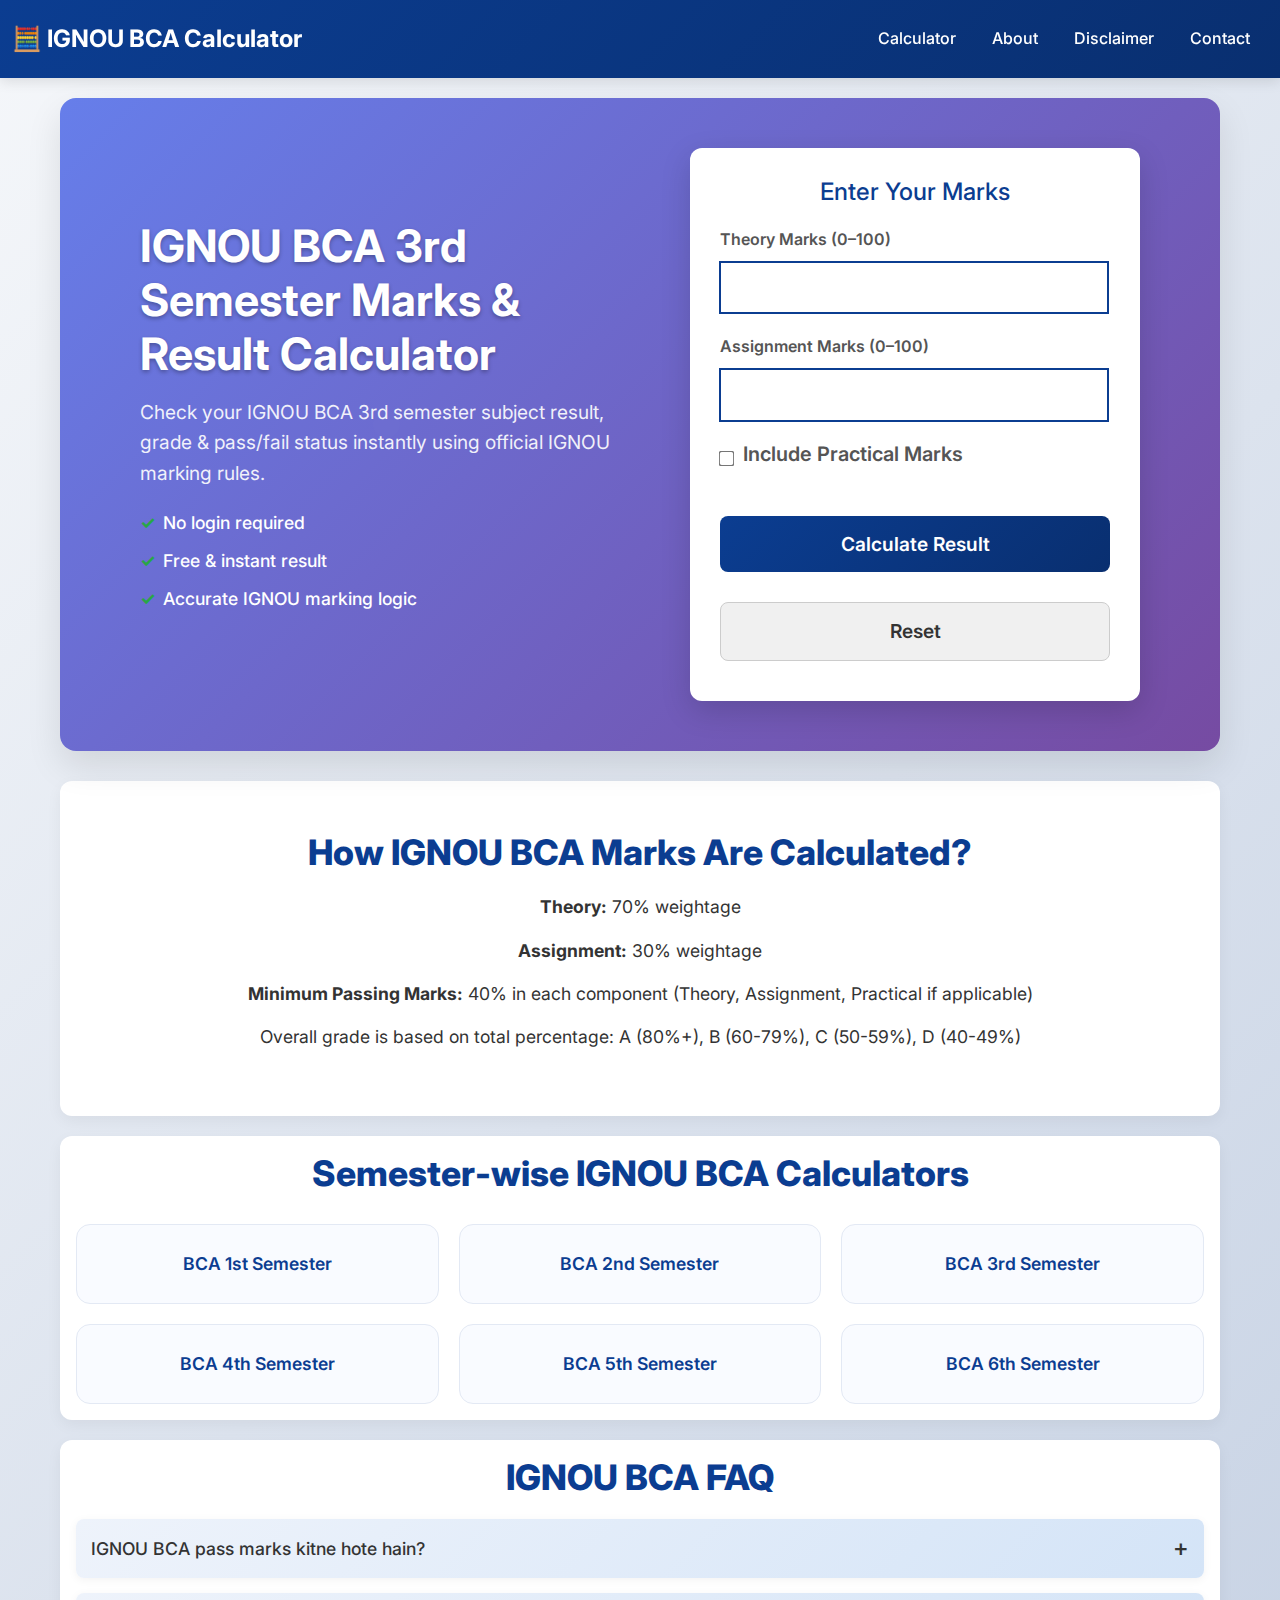
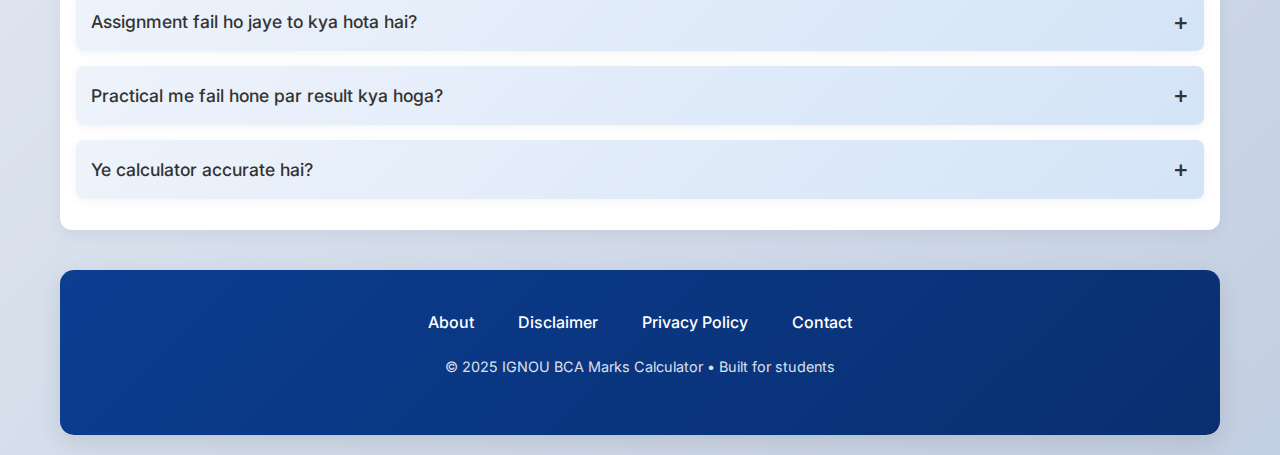
<file: bca/bca-3rd-semester-calculator.html>
<!DOCTYPE html>
<html lang="en">

<head>
    <meta charset="UTF-8">
    <meta name="viewport" content="width=device-width, initial-scale=1.0">
    <title>IGNOU BCA 3rd Semester Marks Calculator 2025 | Result, Grade & Pass/Fail</title>
    <meta name="description"
        content="Free IGNOU BCA 3rd Semester Marks & Result Calculator 2025. Calculate theory, assignment & practical marks, grade and pass/fail status instantly based on IGNOU marking scheme.">
    <meta name="keywords"
        content="IGNOU BCA 3rd semester marks calculator, IGNOU BCA 3rd semester result calculator, IGNOU pass marks, IGNOU BCA grade system, IGNOU assignment marks">
    <!-- Open Graph -->
    <meta property="og:title" content="IGNOU BCA 3rd Semester Marks & Result Calculator">
    <meta property="og:description"
        content="Check IGNOU BCA 3rd semester result, grade & pass/fail instantly using official IGNOU marking rules.">
    <meta property="og:type" content="website">
    <meta property="og:image" content="https://example.com/ignou-calculator-preview.png">
    <!-- Favicon -->
    <link rel="icon"
        href="data:image/svg+xml,<svg xmlns='http://www.w3.org/2000/svg' viewBox='0 0 100 100'><text y='.9em' font-size='90'>🧮</text></svg>">
    <!-- Google Fonts -->
    <link href="https://fonts.googleapis.com/css2?family=Inter:wght@300;400;500;600;700&display=swap" rel="stylesheet">
    <!-- Bootstrap CSS -->
    <link href="https://cdn.jsdelivr.net/npm/bootstrap@5.3.3/dist/css/bootstrap.min.css" rel="stylesheet">
    <!-- style.css -->
    <link rel="stylesheet" href="../style.css">
</head>




<body>
     <!-- NAVIGATION -->
    <nav class="navbar navbar-expand-lg">
        <div class="container-fluid">
            <a class="navbar-brand" href="bca-calculator.html">🧮 IGNOU BCA Calculator</a>
            <button class="navbar-toggler" type="button" data-bs-toggle="collapse" data-bs-target="#navbarNav"
                aria-controls="navbarNav" aria-expanded="false" aria-label="Toggle navigation">
                <span class="navbar-toggler-icon"></span>
            </button>
            <div class="collapse navbar-collapse" id="navbarNav">
                <ul class="navbar-nav ms-auto">
                    <li class="nav-item">
                        <a class="nav-link" href="bca-calculator.html">Calculator</a>
                    </li>
                    <li class="nav-item">
                        <a class="nav-link" href="../about.html">About</a>
                    </li>
                    <li class="nav-item">
                        <a class="nav-link" href="../disclaimer.html">Disclaimer</a>
                    </li>
                    <li class="nav-item">
                        <a class="nav-link" href="../contact.html">Contact</a>
                    </li>
                </ul>
            </div>
        </div>
    </nav>
    <div class="container">
        <!-- HERO -->
        <section class="hero">
            <div class="hero-content">
                <div class="hero-text">
                      <h1>IGNOU BCA 3rd Semester Marks & Result Calculator</h1>
                    <p>
                        Check your IGNOU BCA 3rd semester subject result, grade & pass/fail status
                        instantly using official IGNOU marking rules.
                    </p>
                    <ul>
                        <li>No login required</li>
                        <li>Free & instant result</li>
                        <li>Accurate IGNOU marking logic</li>
                    </ul>
                </div>
                <div class="calculator">
                    <h2>Enter Your Marks</h2>
                    <form id="calculator-form">
                        <div class="input-group">
                            <label for="theory">Theory Marks (0–100)</label>
                            <input type="number" id="theory" min="0" max="100" required aria-describedby="theory-help">
                            <small id="theory-help" class="sr-only">Enter your theory exam marks out of 100.</small>
                            <div id="theory-error" class="error"></div>
                        </div>
                        <div class="input-group">
                            <label for="assignment">Assignment Marks (0–100)</label>
                            <input type="number" id="assignment" min="0" max="100" required
                                aria-describedby="assignment-help">
                            <small id="assignment-help" class="sr-only">Enter your assignment marks out of 100.</small>
                            <div id="assignment-error" class="error"></div>
                        </div>
                        <div class="checkbox-group">
                            <label for="practical-check">
                                <input type="checkbox" id="practical-check" aria-describedby="practical-help">
                                <h5>Include Practical Marks</h5>
                            </label>
                            <small id="practical-help" class="sr-only">Check this if your subject includes practical
                                marks.</small>
                        </div>
                        <div class="input-group" id="practical-group" style="display:none;">
                            <label for="practical">Practical Marks (0–100)</label>
                            <input type="number" id="practical" min="0" max="100"
                                aria-describedby="practical-input-help">
                            <small id="practical-input-help" class="sr-only">Enter your practical marks out of
                                100.</small>
                            <div id="practical-error" class="error"></div>
                        </div>
                        <button type="button" class="btn" id="calculate-btn"
                            aria-label="Calculate your IGNOU BCA result">Calculate Result</button>
                        <button type="button" class="btn btn-secondary" id="reset-btn"
                            aria-label="Reset the calculator">Reset</button>
                    </form>
                </div>
            </div>
        </section>

        <!-- RESULT -->
        <section class="result mb-3" id="result-section">
            <h2>Your Result</h2>
            <p id="status"></p>
            <p id="marks"></p>
            <p id="grade"></p>
            <p id="reason"></p>
            <p id="probability"></p>
            <p id="risk"></p>
            <small>* Estimated result based on IGNOU rules. Consult official sources for final confirmation.</small>
        </section>

        <!-- HOW IT WORKS -->
        <section class="section">
            <h2>How IGNOU BCA Marks Are Calculated?</h2>
            <p><strong>Theory:</strong> 70% weightage</p>
            <p><strong>Assignment:</strong> 30% weightage</p>
            <p><strong>Minimum Passing Marks:</strong> 40% in each component (Theory, Assignment, Practical if
                applicable)</p>
            <p>Overall grade is based on total percentage: A (80%+), B (60-79%), C (50-59%), D (40-49%)</p>
        </section>

        <!-- SEMESTERS -->
        <section class="section p-3">
            <h2>Semester-wise IGNOU BCA Calculators</h2>
            <div class="cards">
                <div class="card">
                    <a href="bca-1st-semester-calculator.html" aria-label="IGNOU BCA 1st Semester Marks Calculator">
                        BCA 1st Semester
                    </a>
                </div>

                <div class="card">
                    <a href="bca-2nd-semester-calculator.html" aria-label="IGNOU BCA 2nd Semester Marks Calculator">
                        BCA 2nd Semester
                    </a>
                </div>

                <div class="card">
                    <a href="bca-3rd-semester-calculator.html" aria-label="IGNOU BCA 3rd Semester Marks Calculator">
                        BCA 3rd Semester
                    </a>
                </div>

                <div class="card">
                    <a href="bca-4th-semester-calculator.html" aria-label="IGNOU BCA 4th Semester Marks Calculator">
                        BCA 4th Semester
                    </a>
                </div>

                <div class="card">
                    <a href="bca-5th-semester-calculator.html" aria-label="IGNOU BCA 5th Semester Marks Calculator">
                        BCA 5th Semester
                    </a>
                </div>

                <div class="card">
                    <a href="bca-6th-semester-calculator.html" aria-label="IGNOU BCA 6th Semester Marks Calculator">
                        BCA 6th Semester
                    </a>
                </div>
            </div>

        </section>

        <!-- FAQ -->
        <section class="section p-3">
            <h2>IGNOU BCA FAQ</h2>
            <div class="faq">
                <h3>IGNOU BCA pass marks kitne hote hain?</h3>
                <p>IGNOU BCA me minimum 40% theory, assignment aur practical me pass hona zaroori hai. Overall
                    percentage bhi 40% se kam nahi hona chahiye.</p>
            </div>
            <div class="faq">
                <h3>Assignment fail ho jaye to kya hota hai?</h3>
                <p>Assignment me 40 se kam hone par subject fail hota hai, aur aapko re-submit karna padega.</p>
            </div>
            <div class="faq">
                <h3>Practical me fail hone par result kya hoga?</h3>
                <p>Practical mandatory subject me fail hone par overall subject fail hota hai. Aapko practical dobara
                    dena hoga.</p>
            </div>
            <div class="faq">
                <h3>Ye calculator accurate hai?</h3>
                <p>Ye calculator IGNOU ke official marking scheme ke base par bana hai, lekin ye sirf estimate hai.
                    Final result IGNOU ke evaluation par depend karta hai.</p>
            </div>
        </section>
        <footer>
            <a href="../about.html">About</a>
            <a href="../disclaimer.html">Disclaimer</a>
            <a href="../privacy-policy.html">Privacy Policy</a>
            <a href="../contact.html">Contact</a>
            <p>© 2025 IGNOU BCA Marks Calculator • Built for students</p>
        </footer>

    </div>
    <!-- Bootstrap JS Bundle -->
    <script src="https://cdn.jsdelivr.net/npm/bootstrap@5.3.3/dist/js/bootstrap.bundle.min.js"></script>
    <script src="../script.js"></script>
</body>


</html>
</file>
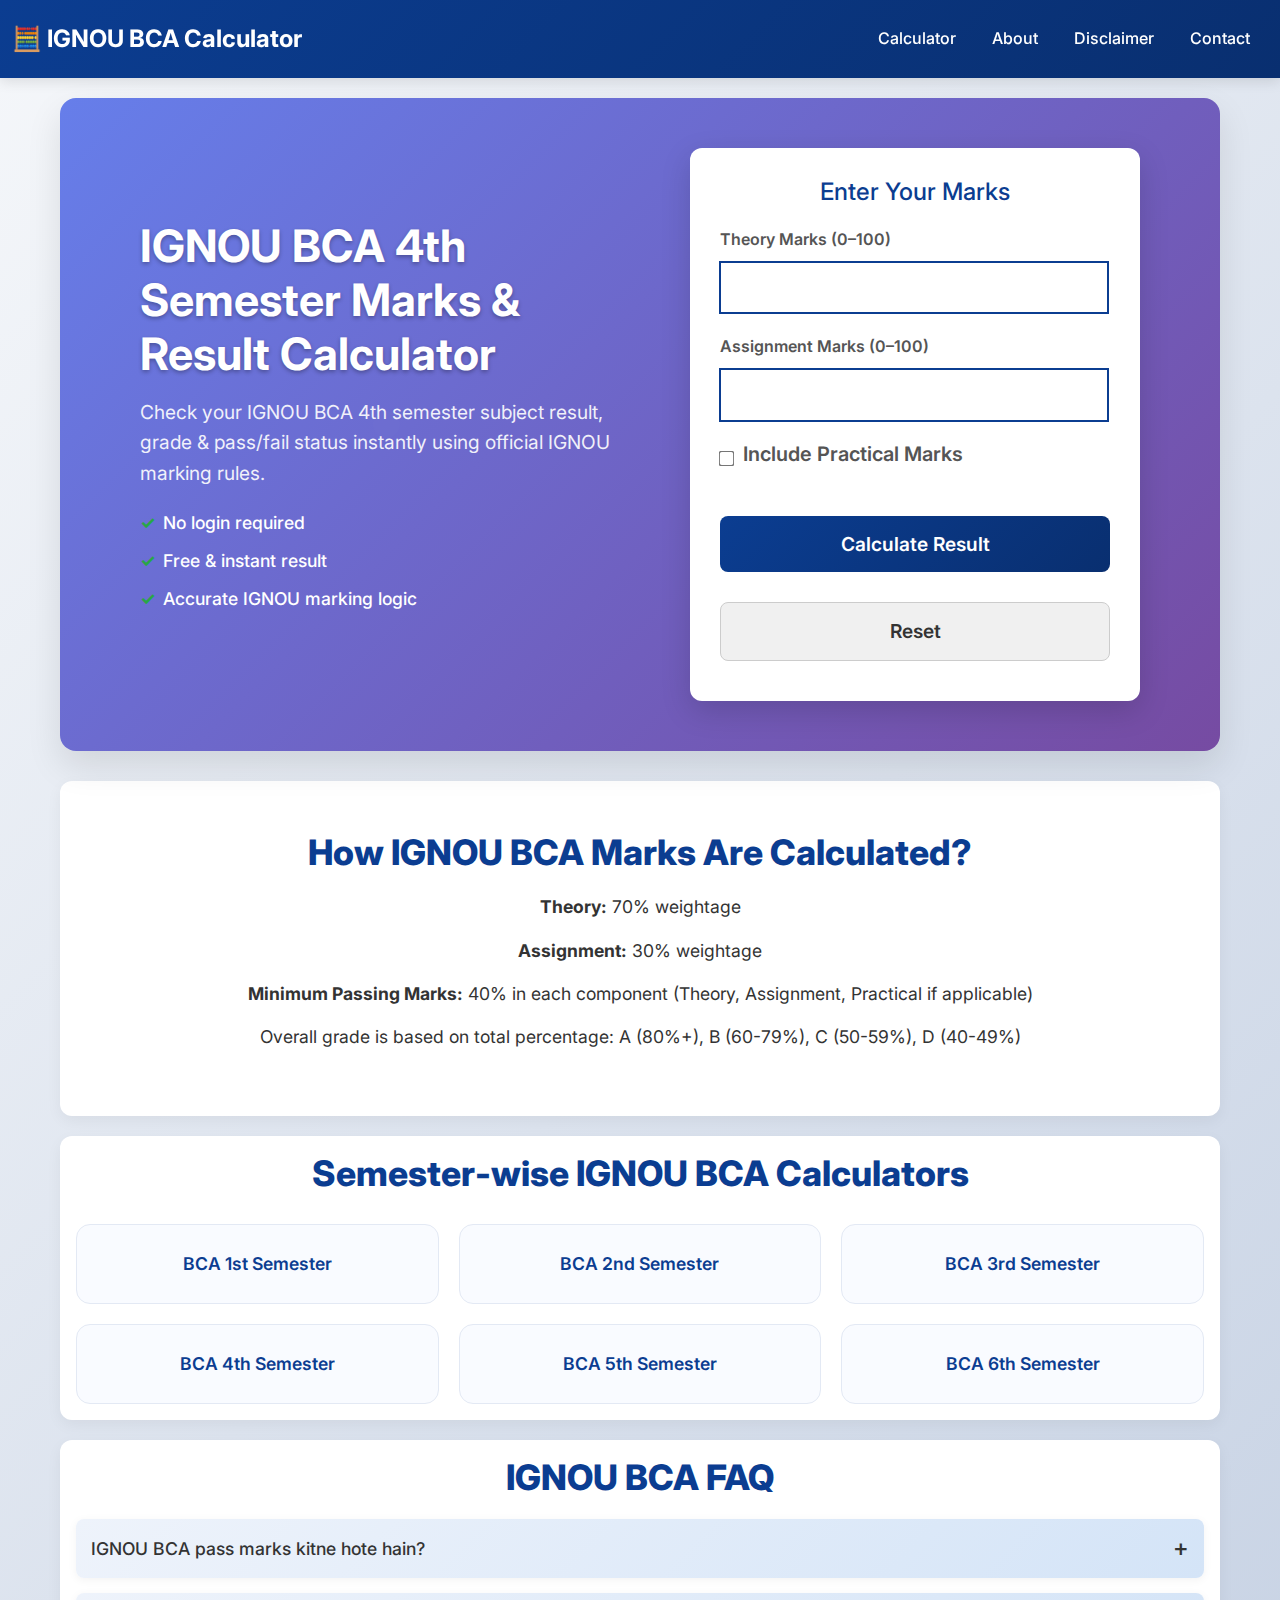
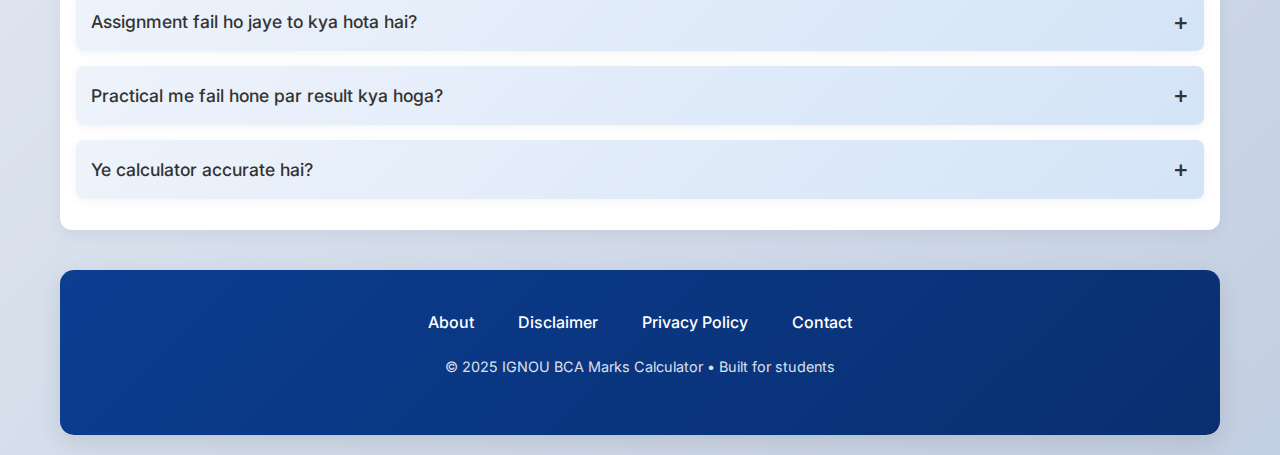
<file: bca/bca-4th-semester-calculator.html>
<!DOCTYPE html>
<html lang="en">

<head>
    <meta charset="UTF-8">
    <meta name="viewport" content="width=device-width, initial-scale=1.0">
    <title>IGNOU BCA 4th Semester Marks Calculator 2025 | Result, Grade & Pass/Fail</title>
    <meta name="description"
        content="Free IGNOU BCA 4th Semester Marks & Result Calculator 2025. Calculate theory, assignment & practical marks, grade and pass/fail status instantly based on IGNOU marking scheme.">
    <meta name="keywords"
        content="IGNOU BCA 4th semester marks calculator, IGNOU BCA 4th semester result calculator, IGNOU pass marks, IGNOU BCA grade system, IGNOU assignment marks">
    <!-- Open Graph -->
    <meta property="og:title" content="IGNOU BCA 4th Semester Marks & Result Calculator">
    <meta property="og:description"
        content="Check IGNOU BCA 4th semester result, grade & pass/fail instantly using official IGNOU marking rules.">
    <meta property="og:type" content="website">
    <meta property="og:image" content="https://example.com/ignou-calculator-preview.png">
    <!-- Favicon -->
    <link rel="icon"
        href="data:image/svg+xml,<svg xmlns='http://www.w3.org/2000/svg' viewBox='0 0 100 100'><text y='.9em' font-size='90'>🧮</text></svg>">
    <!-- Google Fonts -->
    <link href="https://fonts.googleapis.com/css2?family=Inter:wght@300;400;500;600;700&display=swap" rel="stylesheet">
    <!-- Bootstrap CSS -->
    <link href="https://cdn.jsdelivr.net/npm/bootstrap@5.3.3/dist/css/bootstrap.min.css" rel="stylesheet">
    <!-- style.css -->
    <link rel="stylesheet" href="../style.css">
</head>



<body>
     <!-- NAVIGATION -->
    <nav class="navbar navbar-expand-lg">
        <div class="container-fluid">
            <a class="navbar-brand" href="bca-calculator.html">🧮 IGNOU BCA Calculator</a>
            <button class="navbar-toggler" type="button" data-bs-toggle="collapse" data-bs-target="#navbarNav"
                aria-controls="navbarNav" aria-expanded="false" aria-label="Toggle navigation">
                <span class="navbar-toggler-icon"></span>
            </button>
            <div class="collapse navbar-collapse" id="navbarNav">
                <ul class="navbar-nav ms-auto">
                    <li class="nav-item">
                        <a class="nav-link" href="bca-calculator.html">Calculator</a>
                    </li>
                    <li class="nav-item">
                        <a class="nav-link" href="../about.html">About</a>
                    </li>
                    <li class="nav-item">
                        <a class="nav-link" href="../disclaimer.html">Disclaimer</a>
                    </li>
                    <li class="nav-item">
                        <a class="nav-link" href="../contact.html">Contact</a>
                    </li>
                </ul>
            </div>
        </div>
    </nav>
    <div class="container">
        <!-- HERO -->
        <section class="hero">
            <div class="hero-content">
                <div class="hero-text">
                     <h1>IGNOU BCA 4th Semester Marks & Result Calculator</h1>
                    <p>
                        Check your IGNOU BCA 4th semester subject result, grade & pass/fail status
                        instantly using official IGNOU marking rules.
                    </p>
                    <ul>
                        <li>No login required</li>
                        <li>Free & instant result</li>
                        <li>Accurate IGNOU marking logic</li>
                    </ul>
                </div>
                <div class="calculator">
                    <h2>Enter Your Marks</h2>
                    <form id="calculator-form">
                        <div class="input-group">
                            <label for="theory">Theory Marks (0–100)</label>
                            <input type="number" id="theory" min="0" max="100" required aria-describedby="theory-help">
                            <small id="theory-help" class="sr-only">Enter your theory exam marks out of 100.</small>
                            <div id="theory-error" class="error"></div>
                        </div>
                        <div class="input-group">
                            <label for="assignment">Assignment Marks (0–100)</label>
                            <input type="number" id="assignment" min="0" max="100" required
                                aria-describedby="assignment-help">
                            <small id="assignment-help" class="sr-only">Enter your assignment marks out of 100.</small>
                            <div id="assignment-error" class="error"></div>
                        </div>
                        <div class="checkbox-group">
                            <label for="practical-check">
                                <input type="checkbox" id="practical-check" aria-describedby="practical-help">
                                <h5>Include Practical Marks</h5>
                            </label>
                            <small id="practical-help" class="sr-only">Check this if your subject includes practical
                                marks.</small>
                        </div>
                        <div class="input-group" id="practical-group" style="display:none;">
                            <label for="practical">Practical Marks (0–100)</label>
                            <input type="number" id="practical" min="0" max="100"
                                aria-describedby="practical-input-help">
                            <small id="practical-input-help" class="sr-only">Enter your practical marks out of
                                100.</small>
                            <div id="practical-error" class="error"></div>
                        </div>
                        <button type="button" class="btn" id="calculate-btn"
                            aria-label="Calculate your IGNOU BCA result">Calculate Result</button>
                        <button type="button" class="btn btn-secondary" id="reset-btn"
                            aria-label="Reset the calculator">Reset</button>
                    </form>
                </div>
            </div>
        </section>

        <!-- RESULT -->
        <section class="result mb-3" id="result-section">
            <h2>Your Result</h2>
            <p id="status"></p>
            <p id="marks"></p>
            <p id="grade"></p>
            <p id="reason"></p>
            <small>* Estimated result based on IGNOU rules. Consult official sources for final confirmation.</small>
        </section>

        <!-- HOW IT WORKS -->
        <section class="section">
            <h2>How IGNOU BCA Marks Are Calculated?</h2>
            <p><strong>Theory:</strong> 70% weightage</p>
            <p><strong>Assignment:</strong> 30% weightage</p>
            <p><strong>Minimum Passing Marks:</strong> 40% in each component (Theory, Assignment, Practical if
                applicable)</p>
            <p>Overall grade is based on total percentage: A (80%+), B (60-79%), C (50-59%), D (40-49%)</p>
        </section>

        <!-- SEMESTERS -->
        <section class="section p-3">
            <h2>Semester-wise IGNOU BCA Calculators</h2>
            <div class="cards">
                <div class="card">
                    <a href="bca-1st-semester-calculator.html" aria-label="IGNOU BCA 1st Semester Marks Calculator">
                        BCA 1st Semester
                    </a>
                </div>

                <div class="card">
                    <a href="bca-2nd-semester-calculator.html" aria-label="IGNOU BCA 2nd Semester Marks Calculator">
                        BCA 2nd Semester
                    </a>
                </div>

                <div class="card">
                    <a href="bca-3rd-semester-calculator.html" aria-label="IGNOU BCA 3rd Semester Marks Calculator">
                        BCA 3rd Semester
                    </a>
                </div>

                <div class="card">
                    <a href="bca-4th-semester-calculator.html" aria-label="IGNOU BCA 4th Semester Marks Calculator">
                        BCA 4th Semester
                    </a>
                </div>

                <div class="card">
                    <a href="bca-5th-semester-calculator.html" aria-label="IGNOU BCA 5th Semester Marks Calculator">
                        BCA 5th Semester
                    </a>
                </div>

                <div class="card">
                    <a href="bca-6th-semester-calculator.html" aria-label="IGNOU BCA 6th Semester Marks Calculator">
                        BCA 6th Semester
                    </a>
                </div>
            </div>

        </section>

        <!-- FAQ -->
        <section class="section p-3">
            <h2>IGNOU BCA FAQ</h2>
            <div class="faq">
                <h3>IGNOU BCA pass marks kitne hote hain?</h3>
                <p>IGNOU BCA me minimum 40% theory, assignment aur practical me pass hona zaroori hai. Overall
                    percentage bhi 40% se kam nahi hona chahiye.</p>
            </div>
            <div class="faq">
                <h3>Assignment fail ho jaye to kya hota hai?</h3>
                <p>Assignment me 40 se kam hone par subject fail hota hai, aur aapko re-submit karna padega.</p>
            </div>
            <div class="faq">
                <h3>Practical me fail hone par result kya hoga?</h3>
                <p>Practical mandatory subject me fail hone par overall subject fail hota hai. Aapko practical dobara
                    dena hoga.</p>
            </div>
            <div class="faq">
                <h3>Ye calculator accurate hai?</h3>
                <p>Ye calculator IGNOU ke official marking scheme ke base par bana hai, lekin ye sirf estimate hai.
                    Final result IGNOU ke evaluation par depend karta hai.</p>
            </div>
        </section>

        <footer>
            <a href="../about.html">About</a>
            <a href="../disclaimer.html">Disclaimer</a>
            <a href="../privacy-policy.html">Privacy Policy</a>
            <a href="../contact.html">Contact</a>
            <p>© 2025 IGNOU BCA Marks Calculator • Built for students</p>
        </footer>

    </div>
    <!-- Bootstrap JS Bundle -->
    <script src="https://cdn.jsdelivr.net/npm/bootstrap@5.3.3/dist/js/bootstrap.bundle.min.js"></script>
    <script src="../script.js"></script>
</body>

</html>
</file>
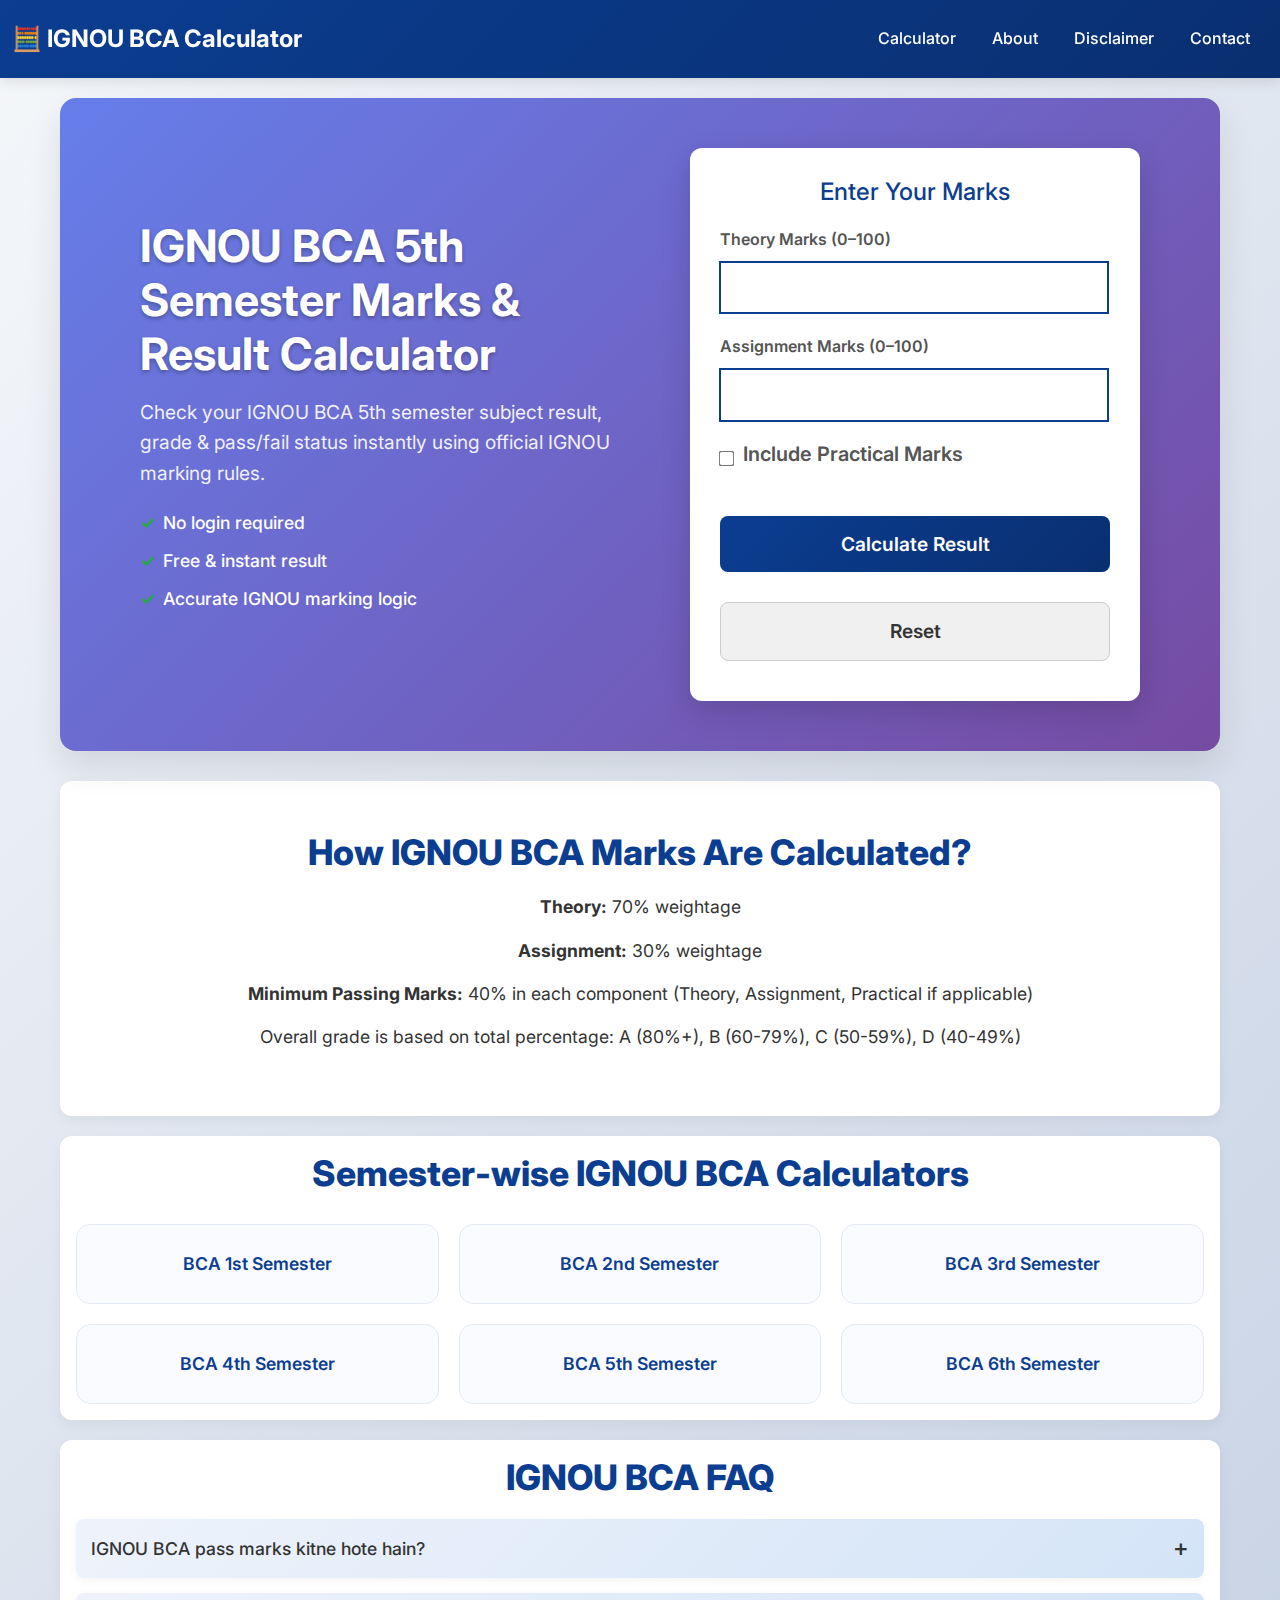
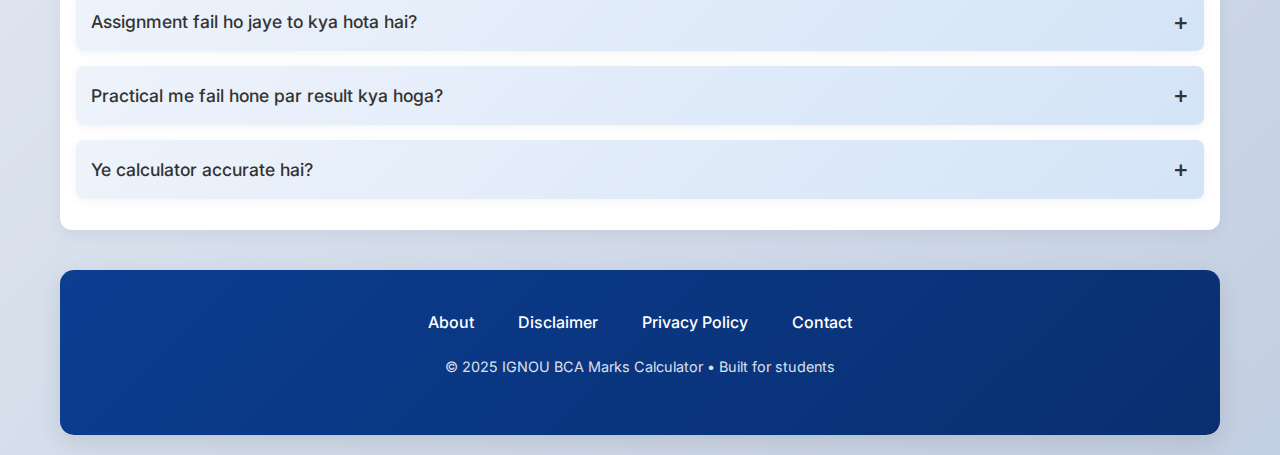
<file: bca/bca-5th-semester-calculator.html>
<!DOCTYPE html>
<html lang="en">

<head>
    <meta charset="UTF-8">
    <meta name="viewport" content="width=device-width, initial-scale=1.0">
    <title>IGNOU BCA 5th Semester Marks Calculator 2025 | Result, Grade & Pass/Fail</title>
    <meta name="description"
        content="Free IGNOU BCA 5th Semester Marks & Result Calculator 2025. Calculate theory, assignment & practical marks, grade and pass/fail status instantly based on IGNOU marking scheme.">
    <meta name="keywords"
        content="IGNOU BCA 5th semester marks calculator, IGNOU BCA 5th semester result calculator, IGNOU pass marks, IGNOU BCA grade system, IGNOU assignment marks">
    <!-- Open Graph -->
    <meta property="og:title" content="IGNOU BCA 5th Semester Marks & Result Calculator">
    <meta property="og:description"
        content="Check IGNOU BCA 5th semester result, grade & pass/fail instantly using official IGNOU marking rules.">
    <meta property="og:type" content="website">
    <meta property="og:image" content="https://example.com/ignou-calculator-preview.png">
    <!-- Favicon -->
    <link rel="icon"
        href="data:image/svg+xml,<svg xmlns='http://www.w3.org/2000/svg' viewBox='0 0 100 100'><text y='.9em' font-size='90'>🧮</text></svg>">
    <!-- Google Fonts -->
    <link href="https://fonts.googleapis.com/css2?family=Inter:wght@300;400;500;600;700&display=swap" rel="stylesheet">
    <!-- Bootstrap CSS -->
    <link href="https://cdn.jsdelivr.net/npm/bootstrap@5.3.3/dist/css/bootstrap.min.css" rel="stylesheet">
    <!-- style.css -->
    <link rel="stylesheet" href="../style.css">
</head>




<body>
     <!-- NAVIGATION -->
    <nav class="navbar navbar-expand-lg">
        <div class="container-fluid">
            <a class="navbar-brand" href="bca-calculator.html">🧮 IGNOU BCA Calculator</a>
            <button class="navbar-toggler" type="button" data-bs-toggle="collapse" data-bs-target="#navbarNav"
                aria-controls="navbarNav" aria-expanded="false" aria-label="Toggle navigation">
                <span class="navbar-toggler-icon"></span>
            </button>
            <div class="collapse navbar-collapse" id="navbarNav">
                <ul class="navbar-nav ms-auto">
                    <li class="nav-item">
                        <a class="nav-link" href="bca-calculator.html">Calculator</a>
                    </li>
                    <li class="nav-item">
                        <a class="nav-link" href="../about.html">About</a>
                    </li>
                    <li class="nav-item">
                        <a class="nav-link" href="../disclaimer.html">Disclaimer</a>
                    </li>
                    <li class="nav-item">
                        <a class="nav-link" href="../contact.html">Contact</a>
                    </li>
                </ul>
            </div>
        </div>
    </nav>
    <div class="container">
        <!-- HERO -->
        <section class="hero">
            <div class="hero-content">
                <div class="hero-text">
                    <h1>IGNOU BCA 5th Semester Marks & Result Calculator</h1>
                    <p>
                        Check your IGNOU BCA 5th semester subject result, grade & pass/fail status
                        instantly using official IGNOU marking rules.
                    </p>
                    <ul>
                        <li>No login required</li>
                        <li>Free & instant result</li>
                        <li>Accurate IGNOU marking logic</li>
                    </ul>
                </div>
                <div class="calculator">
                    <h2>Enter Your Marks</h2>
                    <form id="calculator-form">
                        <div class="input-group">
                            <label for="theory">Theory Marks (0–100)</label>
                            <input type="number" id="theory" min="0" max="100" required aria-describedby="theory-help">
                            <small id="theory-help" class="sr-only">Enter your theory exam marks out of 100.</small>
                            <div id="theory-error" class="error"></div>
                        </div>
                        <div class="input-group">
                            <label for="assignment">Assignment Marks (0–100)</label>
                            <input type="number" id="assignment" min="0" max="100" required
                                aria-describedby="assignment-help">
                            <small id="assignment-help" class="sr-only">Enter your assignment marks out of 100.</small>
                            <div id="assignment-error" class="error"></div>
                        </div>
                        <div class="checkbox-group">
                            <label for="practical-check">
                                <input type="checkbox" id="practical-check" aria-describedby="practical-help">
                                <h5>Include Practical Marks</h5>
                            </label>
                            <small id="practical-help" class="sr-only">Check this if your subject includes practical
                                marks.</small>
                        </div>
                        <div class="input-group" id="practical-group" style="display:none;">
                            <label for="practical">Practical Marks (0–100)</label>
                            <input type="number" id="practical" min="0" max="100"
                                aria-describedby="practical-input-help">
                            <small id="practical-input-help" class="sr-only">Enter your practical marks out of
                                100.</small>
                            <div id="practical-error" class="error"></div>
                        </div>
                        <button type="button" class="btn" id="calculate-btn"
                            aria-label="Calculate your IGNOU BCA result">Calculate Result</button>
                        <button type="button" class="btn btn-secondary" id="reset-btn"
                            aria-label="Reset the calculator">Reset</button>
                    </form>
                </div>
            </div>
        </section>

        <!-- RESULT -->
        <section class="result mb-3" id="result-section">
            <h2>Your Result</h2>
            <p id="status"></p>
            <p id="marks"></p>
            <p id="grade"></p>
            <p id="reason"></p>
            <small>* Estimated result based on IGNOU rules. Consult official sources for final confirmation.</small>
        </section>

        <!-- HOW IT WORKS -->
        <section class="section">
            <h2>How IGNOU BCA Marks Are Calculated?</h2>
            <p><strong>Theory:</strong> 70% weightage</p>
            <p><strong>Assignment:</strong> 30% weightage</p>
            <p><strong>Minimum Passing Marks:</strong> 40% in each component (Theory, Assignment, Practical if
                applicable)</p>
            <p>Overall grade is based on total percentage: A (80%+), B (60-79%), C (50-59%), D (40-49%)</p>
        </section>

        <!-- SEMESTERS -->
        <section class="section p-3">
            <h2>Semester-wise IGNOU BCA Calculators</h2>
            <div class="cards">
                <div class="card">
                    <a href="bca-1st-semester-calculator.html" aria-label="IGNOU BCA 1st Semester Marks Calculator">
                        BCA 1st Semester
                    </a>
                </div>

                <div class="card">
                    <a href="bca-2nd-semester-calculator.html" aria-label="IGNOU BCA 2nd Semester Marks Calculator">
                        BCA 2nd Semester
                    </a>
                </div>

                <div class="card">
                    <a href="bca-3rd-semester-calculator.html" aria-label="IGNOU BCA 3rd Semester Marks Calculator">
                        BCA 3rd Semester
                    </a>
                </div>

                <div class="card">
                    <a href="bca-4th-semester-calculator.html" aria-label="IGNOU BCA 4th Semester Marks Calculator">
                        BCA 4th Semester
                    </a>
                </div>

                <div class="card">
                    <a href="bca-5th-semester-calculator.html" aria-label="IGNOU BCA 5th Semester Marks Calculator">
                        BCA 5th Semester
                    </a>
                </div>

                <div class="card">
                    <a href="bca-6th-semester-calculator.html" aria-label="IGNOU BCA 6th Semester Marks Calculator">
                        BCA 6th Semester
                    </a>
                </div>
            </div>

        </section>

        <!-- FAQ -->
        <section class="section p-3">
            <h2>IGNOU BCA FAQ</h2>
            <div class="faq">
                <h3>IGNOU BCA pass marks kitne hote hain?</h3>
                <p>IGNOU BCA me minimum 40% theory, assignment aur practical me pass hona zaroori hai. Overall
                    percentage bhi 40% se kam nahi hona chahiye.</p>
            </div>
            <div class="faq">
                <h3>Assignment fail ho jaye to kya hota hai?</h3>
                <p>Assignment me 40 se kam hone par subject fail hota hai, aur aapko re-submit karna padega.</p>
            </div>
            <div class="faq">
                <h3>Practical me fail hone par result kya hoga?</h3>
                <p>Practical mandatory subject me fail hone par overall subject fail hota hai. Aapko practical dobara
                    dena hoga.</p>
            </div>
            <div class="faq">
                <h3>Ye calculator accurate hai?</h3>
                <p>Ye calculator IGNOU ke official marking scheme ke base par bana hai, lekin ye sirf estimate hai.
                    Final result IGNOU ke evaluation par depend karta hai.</p>
            </div>
        </section>
        <footer>
            <a href="../about.html">About</a>
            <a href="../disclaimer.html">Disclaimer</a>
            <a href="../privacy-policy.html">Privacy Policy</a>
            <a href="../contact.html">Contact</a>
            <p>© 2025 IGNOU BCA Marks Calculator • Built for students</p>
        </footer>

    </div>
    <!-- Bootstrap JS Bundle -->
    <script src="https://cdn.jsdelivr.net/npm/bootstrap@5.3.3/dist/js/bootstrap.bundle.min.js"></script>
    <script src="../script.js"></script>
</body>

</html>
</file>
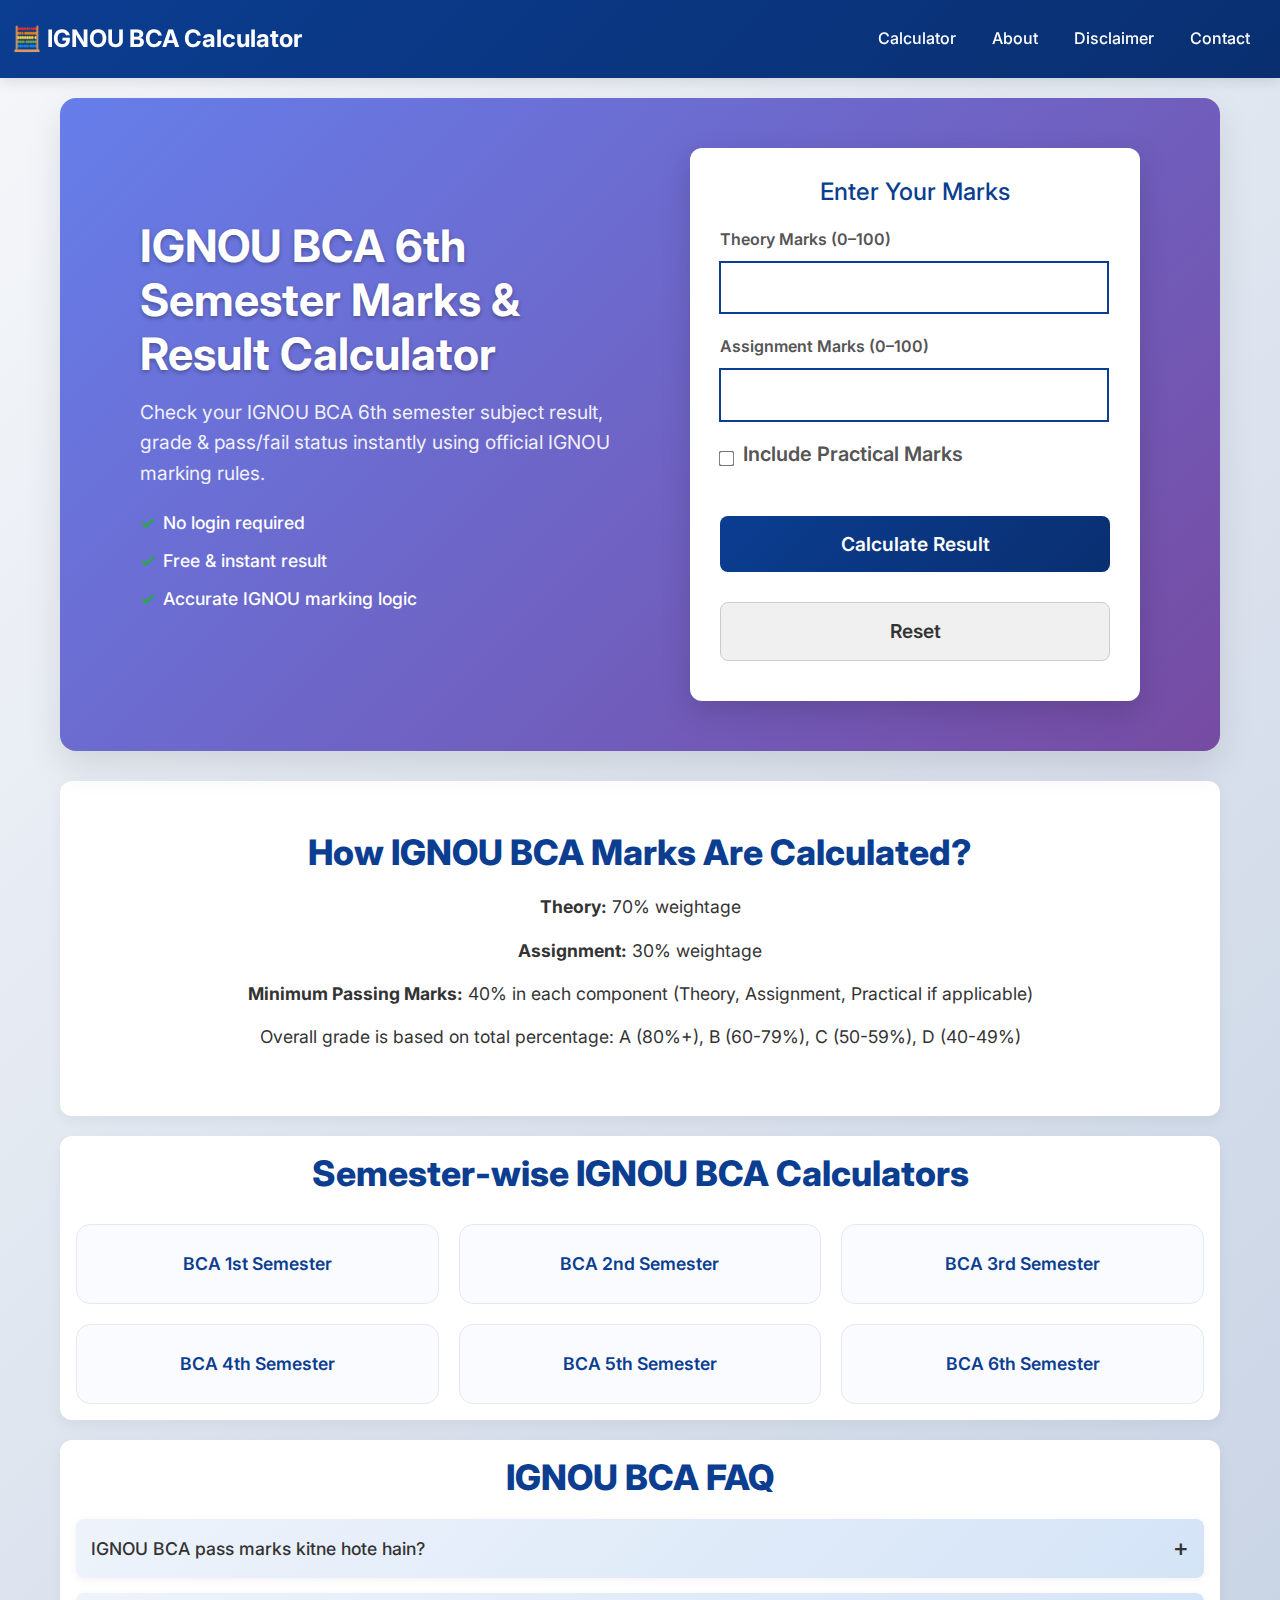
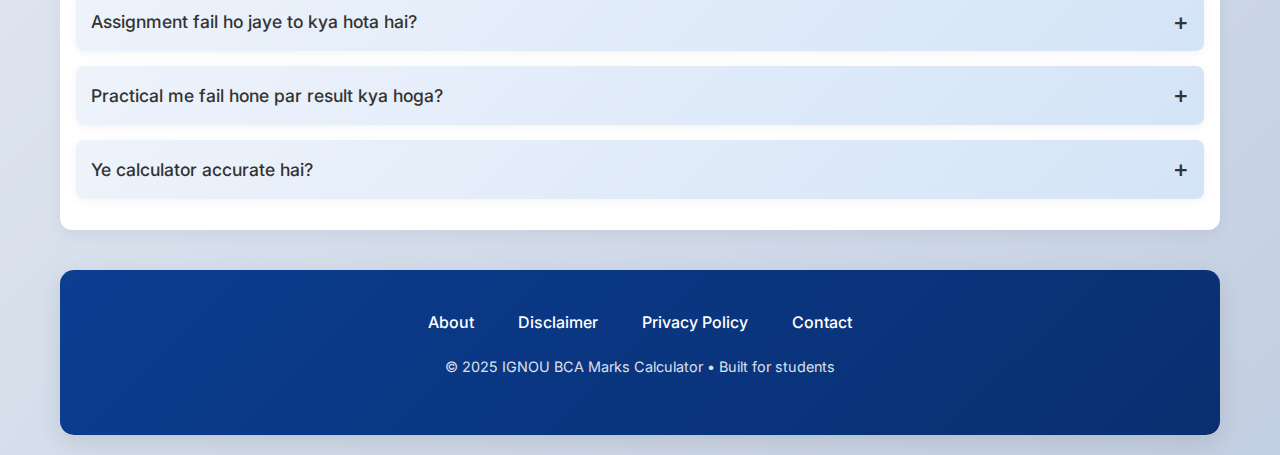
<file: bca/bca-6th-semester-calculator.html>
<!DOCTYPE html>
<html lang="en">

<head>
    <meta charset="UTF-8">
    <meta name="viewport" content="width=device-width, initial-scale=1.0">
    <title>IGNOU BCA 6th Semester Marks Calculator 2025 | Result, Grade & Pass/Fail</title>
    <meta name="description"
        content="Free IGNOU BCA 6th Semester Marks & Result Calculator 2025. Calculate theory, assignment & practical marks, grade and pass/fail status instantly based on IGNOU marking scheme.">
    <meta name="keywords"
        content="IGNOU BCA 6th semester marks calculator, IGNOU BCA 6th semester result calculator, IGNOU pass marks, IGNOU BCA grade system, IGNOU assignment marks">
    <!-- Open Graph -->
    <meta property="og:title" content="IGNOU BCA 6th Semester Marks & Result Calculator">
    <meta property="og:description"
        content="Check IGNOU BCA 6th semester result, grade & pass/fail instantly using official IGNOU marking rules.">
    <meta property="og:type" content="website">
    <meta property="og:image" content="https://example.com/ignou-calculator-preview.png">
    <!-- Favicon -->
    <link rel="icon"
        href="data:image/svg+xml,<svg xmlns='http://www.w3.org/2000/svg' viewBox='0 0 100 100'><text y='.9em' font-size='90'>🧮</text></svg>">
    <!-- Google Fonts -->
    <link href="https://fonts.googleapis.com/css2?family=Inter:wght@300;400;500;600;700&display=swap" rel="stylesheet">
    <!-- Bootstrap CSS -->
    <link href="https://cdn.jsdelivr.net/npm/bootstrap@5.3.3/dist/css/bootstrap.min.css" rel="stylesheet">
    <!-- style.css -->
    <link rel="stylesheet" href="../style.css">
</head>




<body>
     <!-- NAVIGATION -->
    <nav class="navbar navbar-expand-lg">
        <div class="container-fluid">
            <a class="navbar-brand" href="bca-calculator.html">🧮 IGNOU BCA Calculator</a>
            <button class="navbar-toggler" type="button" data-bs-toggle="collapse" data-bs-target="#navbarNav"
                aria-controls="navbarNav" aria-expanded="false" aria-label="Toggle navigation">
                <span class="navbar-toggler-icon"></span>
            </button>
            <div class="collapse navbar-collapse" id="navbarNav">
                <ul class="navbar-nav ms-auto">
                    <li class="nav-item">
                        <a class="nav-link" href="bca-calculator.html">Calculator</a>
                    </li>
                    <li class="nav-item">
                        <a class="nav-link" href="../about.html">About</a>
                    </li>
                    <li class="nav-item">
                        <a class="nav-link" href="../disclaimer.html">Disclaimer</a>
                    </li>
                    <li class="nav-item">
                        <a class="nav-link" href="../contact.html">Contact</a>
                    </li>
                </ul>
            </div>
        </div>
    </nav>
    <div class="container">
        <!-- HERO -->
        <section class="hero">
            <div class="hero-content">
                <div class="hero-text">
                      <h1>IGNOU BCA 6th Semester Marks & Result Calculator</h1>
                    <p>
                        Check your IGNOU BCA 6th semester subject result, grade & pass/fail status
                        instantly using official IGNOU marking rules.
                    </p>
                    <ul>
                        <li>No login required</li>
                        <li>Free & instant result</li>
                        <li>Accurate IGNOU marking logic</li>
                    </ul>
                </div>
                <div class="calculator">
                    <h2>Enter Your Marks</h2>
                    <form id="calculator-form">
                        <div class="input-group">
                            <label for="theory">Theory Marks (0–100)</label>
                            <input type="number" id="theory" min="0" max="100" required aria-describedby="theory-help">
                            <small id="theory-help" class="sr-only">Enter your theory exam marks out of 100.</small>
                            <div id="theory-error" class="error"></div>
                        </div>
                        <div class="input-group">
                            <label for="assignment">Assignment Marks (0–100)</label>
                            <input type="number" id="assignment" min="0" max="100" required
                                aria-describedby="assignment-help">
                            <small id="assignment-help" class="sr-only">Enter your assignment marks out of 100.</small>
                            <div id="assignment-error" class="error"></div>
                        </div>
                        <div class="checkbox-group">
                            <label for="practical-check">
                                <input type="checkbox" id="practical-check" aria-describedby="practical-help">
                                <h5>Include Practical Marks</h5>
                            </label>
                            <small id="practical-help" class="sr-only">Check this if your subject includes practical
                                marks.</small>
                        </div>
                        <div class="input-group" id="practical-group" style="display:none;">
                            <label for="practical">Practical Marks (0–100)</label>
                            <input type="number" id="practical" min="0" max="100"
                                aria-describedby="practical-input-help">
                            <small id="practical-input-help" class="sr-only">Enter your practical marks out of
                                100.</small>
                            <div id="practical-error" class="error"></div>
                        </div>
                        <button type="button" class="btn" id="calculate-btn"
                            aria-label="Calculate your IGNOU BCA result">Calculate Result</button>
                        <button type="button" class="btn btn-secondary" id="reset-btn"
                            aria-label="Reset the calculator">Reset</button>
                    </form>
                </div>
            </div>
        </section>

        <!-- RESULT -->
        <section class="result mb-3" id="result-section">
            <h2>Your Result</h2>
            <p id="status"></p>
            <p id="marks"></p>
            <p id="grade"></p>
            <p id="reason"></p>
            <small>* Estimated result based on IGNOU rules. Consult official sources for final confirmation.</small>
        </section>

        <!-- HOW IT WORKS -->
        <section class="section">
            <h2>How IGNOU BCA Marks Are Calculated?</h2>
            <p><strong>Theory:</strong> 70% weightage</p>
            <p><strong>Assignment:</strong> 30% weightage</p>
            <p><strong>Minimum Passing Marks:</strong> 40% in each component (Theory, Assignment, Practical if
                applicable)</p>
            <p>Overall grade is based on total percentage: A (80%+), B (60-79%), C (50-59%), D (40-49%)</p>
        </section>

        <!-- SEMESTERS -->
        <section class="section p-3">
            <h2>Semester-wise IGNOU BCA Calculators</h2>
            <div class="cards">
                <div class="card">
                    <a href="bca-1st-semester-calculator.html" aria-label="IGNOU BCA 1st Semester Marks Calculator">
                        BCA 1st Semester
                    </a>
                </div>

                <div class="card">
                    <a href="bca-2nd-semester-calculator.html" aria-label="IGNOU BCA 2nd Semester Marks Calculator">
                        BCA 2nd Semester
                    </a>
                </div>

                <div class="card">
                    <a href="bca-3rd-semester-calculator.html" aria-label="IGNOU BCA 3rd Semester Marks Calculator">
                        BCA 3rd Semester
                    </a>
                </div>

                <div class="card">
                    <a href="bca-4th-semester-calculator.html" aria-label="IGNOU BCA 4th Semester Marks Calculator">
                        BCA 4th Semester
                    </a>
                </div>

                <div class="card">
                    <a href="bca-5th-semester-calculator.html" aria-label="IGNOU BCA 5th Semester Marks Calculator">
                        BCA 5th Semester
                    </a>
                </div>

                <div class="card">
                    <a href="bca-6th-semester-calculator.html" aria-label="IGNOU BCA 6th Semester Marks Calculator">
                        BCA 6th Semester
                    </a>
                </div>
            </div>

        </section>

        <!-- FAQ -->
        <section class="section p-3">
            <h2>IGNOU BCA FAQ</h2>
            <div class="faq">
                <h3>IGNOU BCA pass marks kitne hote hain?</h3>
                <p>IGNOU BCA me minimum 40% theory, assignment aur practical me pass hona zaroori hai. Overall
                    percentage bhi 40% se kam nahi hona chahiye.</p>
            </div>
            <div class="faq">
                <h3>Assignment fail ho jaye to kya hota hai?</h3>
                <p>Assignment me 40 se kam hone par subject fail hota hai, aur aapko re-submit karna padega.</p>
            </div>
            <div class="faq">
                <h3>Practical me fail hone par result kya hoga?</h3>
                <p>Practical mandatory subject me fail hone par overall subject fail hota hai. Aapko practical dobara
                    dena hoga.</p>
            </div>
            <div class="faq">
                <h3>Ye calculator accurate hai?</h3>
                <p>Ye calculator IGNOU ke official marking scheme ke base par bana hai, lekin ye sirf estimate hai.
                    Final result IGNOU ke evaluation par depend karta hai.</p>
            </div>
        </section>

        <footer>
            <a href="../about.html">About</a>
            <a href="../disclaimer.html">Disclaimer</a>
            <a href="../privacy-policy.html">Privacy Policy</a>
            <a href="../contact.html">Contact</a>
            <p>© 2025 IGNOU BCA Marks Calculator • Built for students</p>
        </footer>


    </div>
    <!-- Bootstrap JS Bundle -->
    <script src="https://cdn.jsdelivr.net/npm/bootstrap@5.3.3/dist/js/bootstrap.bundle.min.js"></script>
    <script src="../script.js"></script>
</body>

</html>
</file>
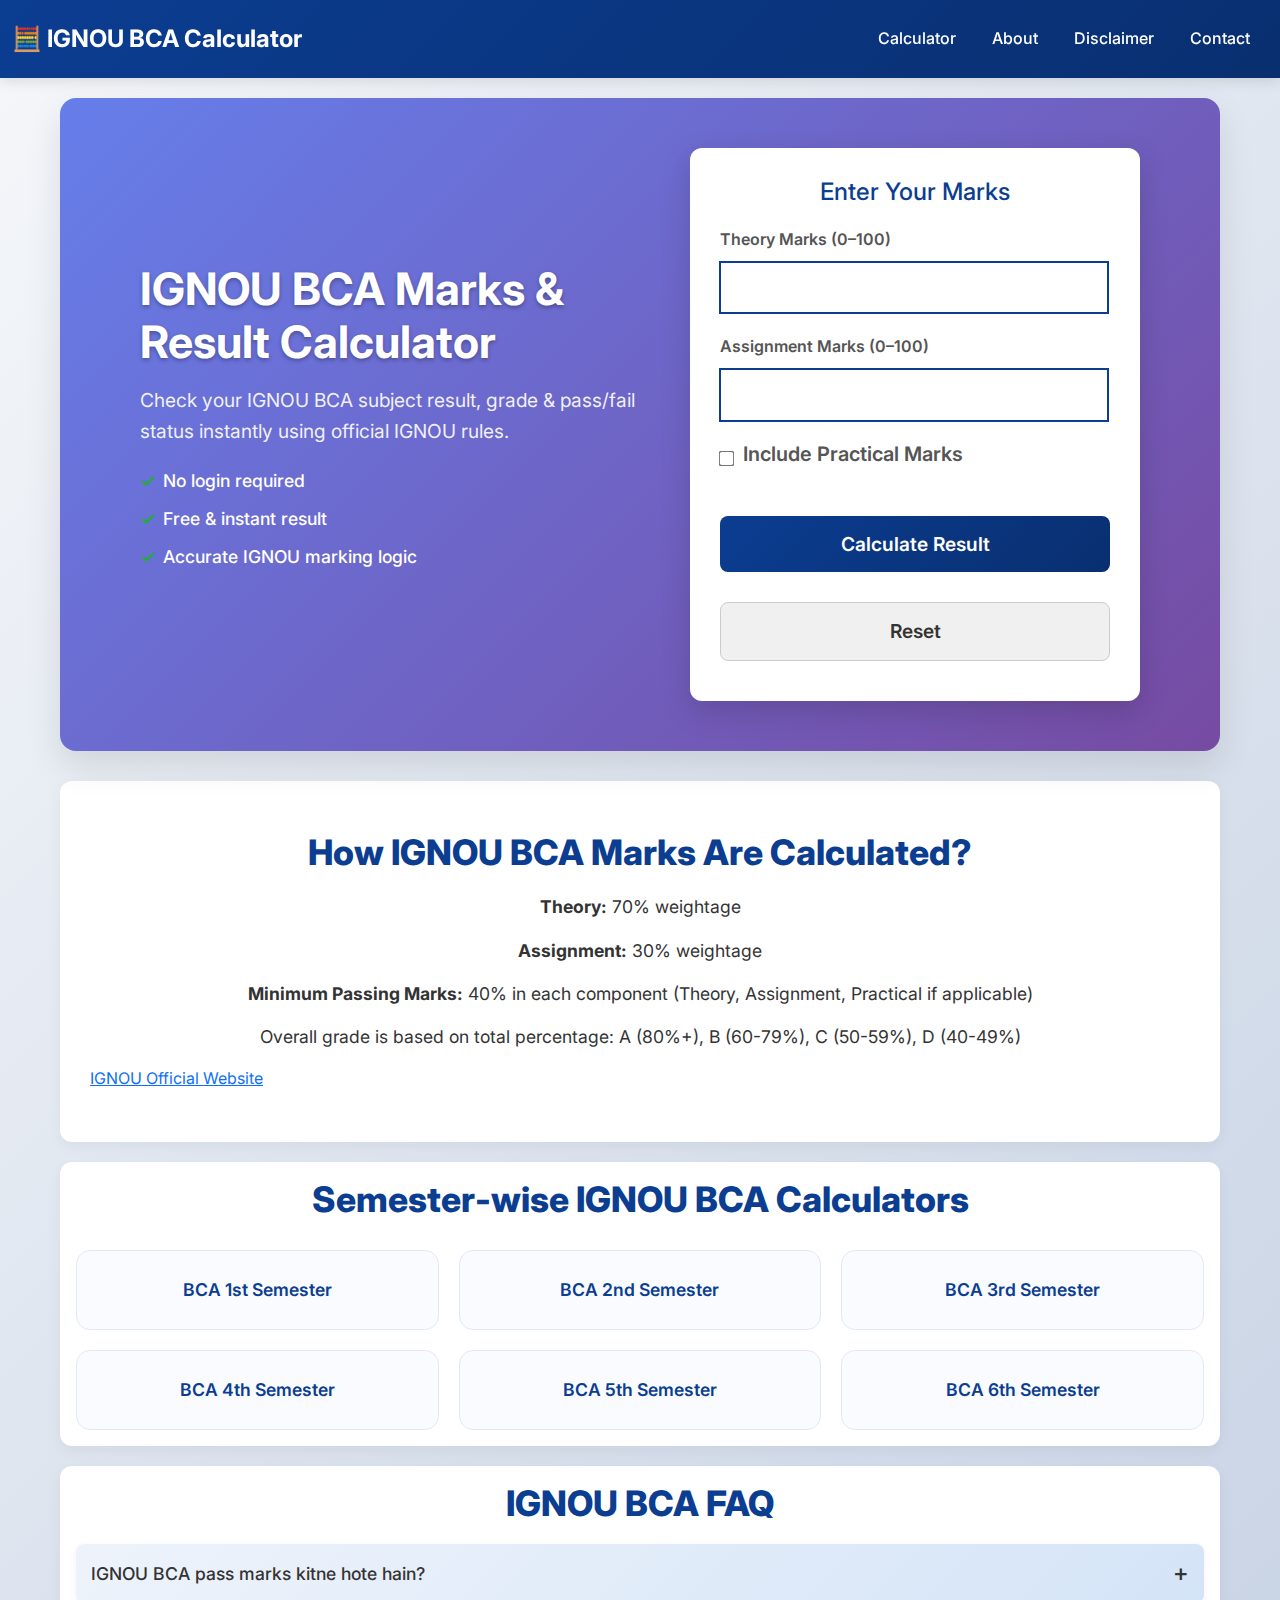
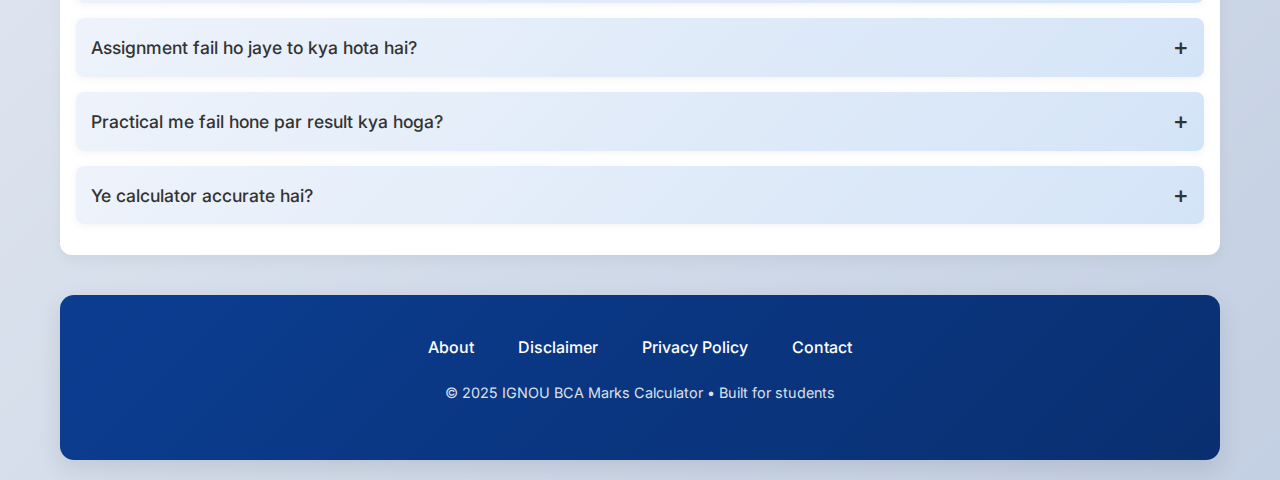
<file: bca/bca-calculator.html>
<!DOCTYPE html>
<html lang="en">

<head>
    <!-- Basic -->
    <meta charset="UTF-8">
    <meta http-equiv="X-UA-Compatible" content="IE=edge">
    <meta name="viewport" content="width=device-width, initial-scale=1.0">

    <!-- SEO Title (Top Ranking Factor) -->
    <title>IGNOU BCA Marks Calculator 2025 – Result, Grade & Pass/Fail</title>

    <!-- Meta Description (CTR Booster) -->
    <meta name="description" content="IGNOU BCA Marks Calculator 2025 – Calculate theory, assignment & practical marks, percentage, grade and pass/fail result instantly as per official IGNOU marking scheme.">

    <!-- Keywords (Low priority but safe) -->
    <meta name="keywords"
        content="IGNOU BCA marks calculator 2025, IGNOU BCA result calculator, IGNOU BCA grade system, IGNOU assignment marks, IGNOU pass marks">

    <!-- Robots -->
    <meta name="robots" content="index, follow, max-image-preview:large">

    <!-- Canonical URL (Very Important) -->
    <link rel="canonical" href="https://ignou-bca-calculator.netlify.app/bca/bca-calculator">


    <!-- Open Graph (WhatsApp / Facebook / LinkedIn) -->
    <meta property="og:title" content="IGNOU BCA Marks Calculator 2025">
    <meta property="og:description"
        content="Check IGNOU BCA result, grade, percentage & pass/fail instantly using official IGNOU rules.">
    <meta property="og:type" content="website">
    <meta property="og:url" content="https://ignou-bca-calculator.netlify.app/bca/bca-calculator.html">
    <meta property="og:image"
        content="https://ignou-bca-calculator.netlify.app/calculator.png">
    <meta property="og:image:width" content="1200">
    <meta property="og:image:height" content="630">

    <!-- Twitter Card -->
    <meta name="twitter:card" content="summary_large_image">
    <meta name="twitter:title" content="IGNOU BCA Marks Calculator 2025">
    <meta name="twitter:description"
        content="Calculate IGNOU BCA marks, grade & result instantly.">
    <meta name="twitter:image"
        content="https://ignou-bca-calculator.netlify.app/calculator.png">

    <!-- Google Search Console -->
    <meta name="google-site-verification" content="WnjL08iB-Rsjf9IIk9l5Mk6OYvBifBmfgBDduqM1ZHA" />

    <!-- Favicon (Browser only) -->
    <link rel="icon" type="image/png" href="/favicon.png">
    <link rel="apple-touch-icon" href="/apple-touch-icon.png">

    <!-- Fonts (Performance optimized) -->
    <link rel="preconnect" href="https://fonts.googleapis.com">
    <link rel="preconnect" href="https://fonts.gstatic.com" crossorigin>
    <link href="https://fonts.googleapis.com/css2?family=Inter:wght@300;400;500;600;700&display=swap" rel="stylesheet">

    <!-- CSS -->
    <link href="https://cdn.jsdelivr.net/npm/bootstrap@5.3.3/dist/css/bootstrap.min.css" rel="stylesheet">
  <link rel="stylesheet" href="/style.css">
</head>


<body>
    <!-- NAVIGATION -->
    <nav class="navbar navbar-expand-lg">
        <div class="container-fluid">
            <a class="navbar-brand" href="bca-calculator.html">🧮 IGNOU BCA Calculator</a>
            <button class="navbar-toggler" type="button" data-bs-toggle="collapse" data-bs-target="#navbarNav"
                aria-controls="navbarNav" aria-expanded="false" aria-label="Toggle navigation">
                <span class="navbar-toggler-icon"></span>
            </button>
            <div class="collapse navbar-collapse" id="navbarNav">
                <ul class="navbar-nav ms-auto">
                    <li class="nav-item">
                        <a class="nav-link" href="bca-calculator.html">Calculator</a>
                    </li>
                    <li class="nav-item">
                        <a class="nav-link" href="../about.html">About</a>
                    </li>
                    <li class="nav-item">
                        <a class="nav-link" href="../disclaimer.html">Disclaimer</a>
                    </li>
                    <li class="nav-item">
                        <a class="nav-link" href="../contact.html">Contact</a>
                    </li>
                </ul>
            </div>
        </div>
    </nav>
    <div class="container">
        <!-- HERO -->
        <section class="hero">
            <div class="hero-content">
                <div class="hero-text">
                    <h1>IGNOU BCA Marks & Result Calculator</h1>
                    <p>Check your IGNOU BCA subject result, grade & pass/fail status instantly using official IGNOU
                        rules.</p>
                    <ul>
                        <li>No login required</li>
                        <li>Free & instant result</li>
                        <li>Accurate IGNOU marking logic</li>
                    </ul>
                </div>
                <div class="calculator">
                    <h2>Enter Your Marks</h2>
                    <form id="calculator-form">
                        <div class="input-group">
                            <label for="theory">Theory Marks (0–100)</label>
                            <input type="number" id="theory" min="0" max="100" required aria-describedby="theory-help">
                            <small id="theory-help" class="sr-only">Enter your theory exam marks out of 100.</small>
                            <div id="theory-error" class="error"></div>
                        </div>
                        <div class="input-group">
                            <label for="assignment">Assignment Marks (0–100)</label>
                            <input type="number" id="assignment" min="0" max="100" required
                                aria-describedby="assignment-help">
                            <small id="assignment-help" class="sr-only">Enter your assignment marks out of 100.</small>
                            <div id="assignment-error" class="error"></div>
                        </div>
                        <div class="checkbox-group">
                            <label for="practical-check">
                                <input type="checkbox" id="practical-check" aria-describedby="practical-help">
                                <h5>Include Practical Marks</h5>
                            </label>
                            <small id="practical-help" class="sr-only">Check this if your subject includes practical
                                marks.</small>
                        </div>
                        <div class="input-group" id="practical-group" style="display:none;">
                            <label for="practical">Practical Marks (0–100)</label>
                            <input type="number" id="practical" min="0" max="100"
                                aria-describedby="practical-input-help">
                            <small id="practical-input-help" class="sr-only">Enter your practical marks out of
                                100.</small>
                            <div id="practical-error" class="error"></div>
                        </div>
                        <button type="button" class="btn" id="calculate-btn"
                            aria-label="Calculate your IGNOU BCA result">Calculate Result</button>
                        <button type="button" class="btn btn-secondary" id="reset-btn"
                            aria-label="Reset the calculator">Reset</button>
                    </form>
                </div>
            </div>
        </section>

        <!-- RESULT -->
        <section class="result mb-3" id="result-section">
            <h2>Your Result</h2>
            <p id="status"></p>
            <p id="marks"></p>
            <p id="grade"></p>
            <p id="reason"></p>
            <small>* Estimated result based on IGNOU rules. Consult official sources for final confirmation.</small>
        </section>

        <!-- HOW IT WORKS -->
        <section class="section">
            <h2>How IGNOU BCA Marks Are Calculated?</h2>
            <p><strong>Theory:</strong> 70% weightage</p>
            <p><strong>Assignment:</strong> 30% weightage</p>
            <p><strong>Minimum Passing Marks:</strong> 40% in each component (Theory, Assignment, Practical if
                applicable)</p>
            <p>Overall grade is based on total percentage: A (80%+), B (60-79%), C (50-59%), D (40-49%)</p>
            <a href="https://www.ignou.ac.in" target="_blank" rel="nofollow">IGNOU Official Website</a>
        </section>

        <!-- SEMESTERS -->
        <section class="section p-3">
            <h2>Semester-wise IGNOU BCA Calculators</h2>
            <div class="cards">
                <div class="card">
                    <a href="bca-1st-semester-calculator.html" aria-label="IGNOU BCA 1st Semester Marks Calculator">
                        BCA 1st Semester
                    </a>
                </div>

                <div class="card">
                    <a href="bca-2nd-semester-calculator.html" aria-label="IGNOU BCA 2nd Semester Marks Calculator">
                        BCA 2nd Semester
                    </a>
                </div>

                <div class="card">
                    <a href="bca-3rd-semester-calculator.html" aria-label="IGNOU BCA 3rd Semester Marks Calculator">
                        BCA 3rd Semester
                    </a>
                </div>

                <div class="card">
                    <a href="bca-4th-semester-calculator.html" aria-label="IGNOU BCA 4th Semester Marks Calculator">
                        BCA 4th Semester
                    </a>
                </div>

                <div class="card">
                    <a href="bca-5th-semester-calculator.html" aria-label="IGNOU BCA 5th Semester Marks Calculator">
                        BCA 5th Semester
                    </a>
                </div>

                <div class="card">
                    <a href="bca-6th-semester-calculator.html" aria-label="IGNOU BCA 6th Semester Marks Calculator">
                        BCA 6th Semester
                    </a>
                </div>
            </div>

        </section>

        <!-- FAQ -->
        <section class="section p-3">
            <h2>IGNOU BCA FAQ</h2>
            <div class="faq">
                <h3>IGNOU BCA pass marks kitne hote hain?</h3>
                <p>IGNOU BCA me minimum 40% theory, assignment aur practical me pass hona zaroori hai. Overall
                    percentage bhi 40% se kam nahi hona chahiye.</p>
            </div>
            <div class="faq">
                <h3>Assignment fail ho jaye to kya hota hai?</h3>
                <p>Assignment me 40 se kam hone par subject fail hota hai, aur aapko re-submit karna padega.</p>
            </div>
            <div class="faq">
                <h3>Practical me fail hone par result kya hoga?</h3>
                <p>Practical mandatory subject me fail hone par overall subject fail hota hai. Aapko practical dobara
                    dena hoga.</p>
            </div>
            <div class="faq">
                <h3>Ye calculator accurate hai?</h3>
                <p>Ye calculator IGNOU ke official marking scheme ke base par bana hai, lekin ye sirf estimate hai.
                    Final result IGNOU ke evaluation par depend karta hai.</p>
            </div>
        </section>

        <footer>
            <a href="../about.html">About</a>
            <a href="../disclaimer.html">Disclaimer</a>
            <a href="../privacy-policy.html">Privacy Policy</a>
            <a href="../contact.html">Contact</a>
            <p>© 2025 IGNOU BCA Marks Calculator • Built for students</p>
        </footer>


    </div>
    <!-- Bootstrap JS Bundle -->
    <script src="https://cdn.jsdelivr.net/npm/bootstrap@5.3.3/dist/js/bootstrap.bundle.min.js"></script>
    <script src="/script.js"></script>
</body>

</html>
</file>
<file: style.css>
* {
     box-sizing: border-box;
 }

 body {
     font-family: 'Inter', 'Segoe UI', Tahoma, Geneva, Verdana, sans-serif;
     background: linear-gradient(135deg, #f5f7fa 0%, #c3cfe2 100%);
     margin: 0;
     color: #333;
     line-height: 1.6;
     min-height: 100vh;
 }

 
 /* START OF NAVBAR CSS */
 .navbar {
     background: linear-gradient(135deg, #0b3d91, #092f70);
     box-shadow: 0 4px 12px rgba(0, 0, 0, 0.1);
     padding: 15px 0;
     position: sticky;
     top: 0;
     z-index: 1000;
 }

 .navbar-brand {
     font-weight: 700;
     font-size: 1.5rem;
     color: #fff !important;
     display: flex;
     align-items: center;
 }

 .navbar-brand:hover {
     color: #00ffcc !important;
 }

 .navbar-nav .nav-link {
     color: #fff !important;
     font-weight: 500;
     margin: 0 10px;
     transition: color 0.3s ease, transform 0.3s ease;
 }

 .navbar-nav .nav-link:hover {
     color: #00ffcc !important;
     transform: translateY(-2px);
 }

 .navbar-toggler {
     border: none;
     background: rgba(255, 255, 255, 0.1);
 }

 .navbar-toggler-icon {
     background-image: url("data:image/svg+xml,%3csvg xmlns='http://www.w3.org/2000/svg' viewBox='0 0 30 30'%3e%3cpath stroke='rgba%28255, 255, 255, 0.5%29' stroke-linecap='round' stroke-miterlimit='10' stroke-width='2' d='m4 7h22M4 15h22M4 23h22'/%3e%3c/svg%3e");
 }

 .container {
     max-width: 1200px;
     margin: 0 auto;
     padding: 20px;
 }


 .hero {
     background: linear-gradient(135deg, #667eea 0%, #764ba2 100%);
     border-radius: 16px;
     padding: 50px 30px;
     margin-bottom: 30px;
     box-shadow: 0 15px 35px rgba(0, 0, 0, 0.1);
     color: #fff;
     display: flex;
     flex-direction: column;
     align-items: center;
     position: relative;
     overflow: hidden;
 }

 .hero::before {
     content: '';
     position: absolute;
     top: 0;
     left: 0;
     right: 0;
     bottom: 0;
     background: url('data:image/svg+xml,<svg xmlns="http://www.w3.org/2000/svg" viewBox="0 0 100 100"><circle cx="50" cy="50" r="2" fill="rgba(255,255,255,0.1)"/></svg>') repeat;
     opacity: 0.1;
 }

 .hero-content {
     display: flex;
     flex-direction: row;
     gap: 40px;
     align-items: center;
     width: 100%;
     max-width: 1000px;
     position: relative;
     z-index: 1;
 }



 .hero-text {
     flex: 1;
 }

 .hero-text h1 {
     font-size: 2.8rem;
     margin-bottom: 15px;
     font-weight: 700;
     text-shadow: 0 2px 4px rgba(0, 0, 0, 0.3);
 }

 .hero-text p {
     font-size: 1.2rem;
     margin-bottom: 20px;
     opacity: 0.9;
 }

 .hero-text ul {
     list-style: none;
     padding: 0;
     display: flex;
     flex-direction: column;
     gap: 10px;
 }

 .hero-text li {
     font-size: 1.1rem;
     font-weight: 500;
     display: flex;
     align-items: center;
     gap: 8px;
 }

 .calculator {
     background: #fff;
     border-radius: 12px;
     box-shadow: 0 10px 30px rgba(0, 0, 0, 0.15);
     padding: 30px;
     max-width: 450px;
     width: 100%;
     transition: transform 0.3s ease, box-shadow 0.3s ease;
 }

 .calculator:hover {
     transform: translateY(-5px);
     box-shadow: 0 15px 40px rgba(0, 0, 0, 0.2);
 }

 .calculator h2 {
     margin-top: 0;
     margin-bottom: 20px;
     color: #0b3d91;
     font-size: 1.5rem;
     text-align: center;
 }
     .info-box a {
            color: #4f6ef7;
            font-weight: 900;
            text-decoration: none;
        }

        .info-box a:hover {
            text-decoration: underline;
        }

 .input-group {
     margin-bottom: 20px;
 }

 .input-group label {
     font-weight: 600;
     margin-bottom: 8px;
     display: block;
     color: #555;
 }

 .input-group input {
     width: 100%;
     padding: 12px;
     font-size: 1rem;
     border-radius: 8px;
     border: 2px solid #e0e0e0;
     transition: border-color 0.3s ease, box-shadow 0.3s ease;
 }

 .input-group input:focus {
     outline: none;
     border-color: #0b3d91;
     box-shadow: 0 0 8px rgba(11, 61, 145, 0.3);
 }

 .input-group input:invalid {
     border-color: #0b3d91;
 }

 .checkbox-group {
     margin-bottom: 20px;
 }

 .checkbox-group h5 {
     color: #555;
     margin: 0 0 10px 0;
     font-weight: 600;
 }

 .checkbox-group label {
     display: flex;
     align-items: center;
     font-weight: 500;
     cursor: pointer;
     gap: 10px;
 }

 .checkbox-group input {
     margin: 0;
     transform: scale(1.2);
 }

 .hero .btn {
     background: linear-gradient(135deg, #00ffcc 0%, #00d4aa 100%);
     color: #003333;
     border: none;
     padding: 14px 36px;
     font-size: 1.1rem;
     font-weight: 600;
     border-radius: 30px;
     margin-top: 20px;
     cursor: pointer;
     position: relative;
     overflow: hidden;
     transition: background 0.3s ease, transform 0.2s ease;
     z-index: 1;
 }

 /* ripple circle */
 .hero .btn::before {
     content: '';
     position: absolute;
     top: 50%;
     left: 50%;
     width: 0;
     height: 0;
     background: rgba(255, 255, 255, 0.35);
     border-radius: 50%;
     transform: translate(-50%, -50%);
     transition: width 0.6s ease, height 0.6s ease;
     z-index: -1;
 }

 /* hover effect */
 .hero .btn:hover::before {
     width: 320px;
     height: 320px;
 }

 .hero .btn:hover {
     background: linear-gradient(135deg, #00d4aa 0%, #00bfa5 100%);
     transform: translateY(-2px);
 }

 /* active click */
 .hero .btn:active {
     transform: translateY(0);
 }

 /* disabled state (future safe) */
 .hero .btn:disabled {
     opacity: 0.6;
     cursor: not-allowed;
 }

 #calculator-form .btn {
     background: linear-gradient(135deg, #0b3d91 0%, #092f70 100%);
     color: #fff;
     border: none;
     padding: 14px;
     font-size: 1.2rem;
     border-radius: 8px;
     cursor: pointer;
     width: 100%;
     font-weight: 600;
     transition: background 0.3s ease, transform 0.2s ease;
     margin-bottom: 10px;
     position: relative;
     overflow: hidden;
 }

 #calculator-form .btn::before {
     content: '';
     position: absolute;
     top: 50%;
     left: 50%;
     width: 0;
     height: 0;
     background: rgba(255, 255, 255, 0.2);
     border-radius: 50%;
     transform: translate(-50%, -50%);
     transition: width 0.6s, height 0.6s;
 }

 #calculator-form .btn:hover::before {
     width: 300px;
     height: 300px;
 }

 #calculator-form .btn:hover {
     background: linear-gradient(135deg, #092f70 0%, #071f50 100%);
     transform: translateY(-2px);
 }

 #calculator-form .btn:active {
     transform: translateY(0);
 }

 #calculator-form .btn:disabled {
     opacity: 0.6;
     cursor: not-allowed;
 }

 #calculator-form .btn-secondary {
     background: #f0f0f0;
     color: #333;
     border: 1px solid #ccc;
 }

 #calculator-form .btn-secondary:hover {
     background: #e0e0e0;
     color: #333;
 }

 .result {
     display: none;
     margin-top: 30px;
     padding: 25px;
     border-radius: 12px;
     background: #fff;
     box-shadow: 0 5px 15px rgba(0, 0, 0, 0.1);
     animation: fadeIn 0.5s ease;
 }

 .result.pass {
       border-left: 6px solid #16a34a;
    background: #f0fdf4;
 }
#result-section {
    display: none;
    margin-top: 25px;
    padding: 20px;
    border-radius: 10px;
}

 .result.fail {
      border-left: 6px solid #dc2626;
    background: #fef2f2;
 }

 .result h2 {
     margin-top: 0;
     color: #0b3d91;
 }

 .result p {
     margin: 10px 0;
     font-size: 1.1rem;
 }

 @keyframes fadeIn {
     from {
         opacity: 0;
         transform: translateY(20px);
     }

     to {
         opacity: 1;
         transform: translateY(0);
     }
 }

 .section {
     padding: 50px 30px;
     background: #fff;
     margin-bottom: 25px;
     margin-bottom: 20px;
     border-radius: 12px;
     box-shadow: 0 5px 15px rgba(0, 0, 0, 0.05);
 }

 .section:hover {
     transform: translateY(-2px);
 }

 .section h2 {
     font-size: 2.2rem;
     font-weight: 800;
     margin-bottom: 20px;
     color: #0b3d91;
     text-align: center;
 }

 .section p {
     font-size: 1.1rem;
     margin-bottom: 15px;
     text-align: center;
 }

 .cards {
     display: grid;
     grid-template-columns: repeat(auto-fit, minmax(250px, 1fr));
     gap: 20px;
     margin-top: 30px;
 }

 .card {
     border: 1px solid #e0e0e0;
     border-radius: 10px;
     padding: 20px;
     text-align: center;
     transition: transform 0.3s ease, box-shadow 0.3s ease;
     background: #f9f9f9;
 }

 .card:hover {
     transform: translateY(-5px);
     box-shadow: 0 10px 25px rgba(0, 0, 0, 0.1);
 }

 .card a {
     text-decoration: none;
     color: #0b3d91;
     font-weight: 600;
     font-size: 1.1rem;
 }

 /* CARDS */
 .cards {
     display: grid;
     grid-template-columns: repeat(auto-fit, minmax(280px, 1fr));
     gap: 20px;
     margin-top: 30px;
 }

 .card {
     border-radius: 14px;
     padding: 25px;
     background: #f9fbff;
     border: 1px solid #e3e9f4;
     transition: transform 0.3s ease, box-shadow 0.3s ease;
     text-align: center;
 }

 .card:hover {
     transform: translateY(-6px);
     box-shadow: 0 15px 30px rgba(0, 0, 0, 0.12);
 }

 .card i {
     font-size: 2.5rem;
     color: #667eea;
     margin-bottom: 15px;
 }

 .card h5 {
     font-size: 1.3rem;
     font-weight: 700;
     color: #0b3d91;
     margin-bottom: 10px;
 }

 .card p {
     font-size: 1.05rem;
 }


 .faq {
     margin-bottom: 15px;
     border-radius: 8px;
     overflow: hidden;
     box-shadow: 0 2px 10px rgba(0, 0, 0, 0.05);
 }

 .faq h3 {
     background: linear-gradient(135deg, #eef3fb 0%, #d4e4f7 100%);
     padding: 15px;
     cursor: pointer;
     margin: 0;
     font-size: 1.1rem;
     transition: background 0.3s ease;
     display: flex;
     align-items: center;
     justify-content: space-between;
 }

 .faq h3::after {
     content: '+';
     font-size: 1.5rem;
     transition: transform 0.3s ease;
 }

 .faq.open h3::after {
     transform: rotate(45deg);
 }

 .faq h3:hover {
     background: linear-gradient(135deg, #d4e4f7 0%, #b8d4f0 100%);
 }

 .faq p {
     display: none;
     padding: 15px;
     background: #fafafa;
     margin: 0;
     border-top: 1px solid #e0e0e0;
     animation: slideDown 0.3s ease;
 }

 @keyframes slideDown {
     from {
         max-height: 0;
         opacity: 0;
     }

     to {
         max-height: 500px;
         opacity: 1;
     }
 }

 /* START OF FOOTER CSS */
 footer {
     background: linear-gradient(135deg, #0b3d91, #092f70);
     border-radius: 14px;
     padding: 40px 30px;
     text-align: center;
     color: #fff;
     margin-top: 40px;
     box-shadow: 0 8px 25px rgba(0, 0, 0, 0.1);
 }

 footer a {
     color: #fff;
     margin: 0 20px;
     text-decoration: none;
     font-weight: 500;
     transition: color 0.3s ease, transform 0.3s ease;
     display: inline-block;
 }

 footer a:hover {
     color: #00ffcc;
     text-decoration: underline;
     transform: translateY(-2px);
 }

 footer p {
     margin-top: 20px;
     font-size: 0.9rem;
     opacity: 0.85;
 }

 @media (max-width: 1200px) {
     .disclaimer {
         margin: 30px auto;
         padding: 25px;
     }
 }

 /* Responsive Design */
 @media (max-width: 1024px) {
     .hero-content {
         flex-direction: column;
         gap: 30px;
     }

     .hero-text h1 {
         font-size: 2.5rem;
     }
 }

 @media (max-width: 992px) {
     .cards {
         grid-template-columns: repeat(auto-fit, minmax(250px, 1fr));
     }

     .disclaimer {
         max-width: 800px;
         padding: 25px;
     }

     .disclaimer h1 {
         font-size: 2rem;
     }

     .disclaimer h2 {
         font-size: 1.3rem;
     }
 }

 @media (max-width: 768px) {
     .navbar {
         padding: 10px;
     }

     .hero {
         padding: 30px 20px;
     }

     .hero-text h1 {
         font-size: 2.2rem;
     }

     .hero-text ul {
         align-items: flex-start;
     }

     .calculator {
         padding: 20px;
         max-width: 100%;
     }

     .section {
         padding: 40px 20px;
     }


     .cards {
         grid-template-columns: 1fr;
         gap: 15px;
     }

     .card {
         padding: 20px;
     }

     .card i {
         font-size: 2rem;
     }

     .card h5 {
         font-size: 1.2rem;
     }

     .card p {
         font-size: 1rem;
     }

     .section h2 {
         font-size: 1.8rem;
     }

     footer {
         padding: 30px 20px;
     }

     footer a {
         display: block;
         margin: 10px 0;
     }

     .disclaimer {
         margin: 20px;
         padding: 20px;
     }

     .disclaimer h1 {
         font-size: 1.8rem;
     }

     .disclaimer h2 {
         font-size: 1.2rem;
     }

     .disclaimer p,
     .disclaimer ul li,
     .note {
         font-size: 1rem;
     }
 }

 @media (max-width: 576px) {
     .disclaimer {
         margin: 15px;
         padding: 15px;
     }

     .disclaimer h1 {
         font-size: 1.6rem;
     }

     .disclaimer h2 {
         font-size: 1.1rem;
     }

     .disclaimer p,
     .disclaimer ul li,
     .note {
         font-size: 0.95rem;
     }
 }

 @media (max-width: 480px) {
     .hero-text h1 {
         font-size: 1.8rem;
     }
      
     .navbar-brand {
         font-size: 1rem;
     }

     .hero-text p {
         font-size: 1rem;
     }

     .hero-text li {
         font-size: 1rem;
     }

     .calculator h2 {
         font-size: 1.3rem;
     }

     .btn {
         font-size: 1rem;
         padding: 12px;
     }

     .section h2 {
         font-size: 1.6rem;
     }

     .section p {
         font-size: 1rem;
     }

     footer a {
         display: block;
         margin: 10px 0;
     }
 }

 /* Accessibility */
 .sr-only {
     position: absolute;
     width: 1px;
     height: 1px;
     padding: 0;
     margin: -1px;
     overflow: hidden;
     clip: rect(0, 0, 0, 0);
     white-space: nowrap;
     border: 0;
 }

 /* Error styling */
 .error {
     color: #dc3545;
     font-size: 0.9rem;
     margin-top: 5px;
 }

 .mb-3 {
     margin-bottom: 20px;
 }

 /* Loading state */
 .loading {
     position: relative;
 }

 .loading::after {
     content: '';
     position: absolute;
     top: 50%;
     left: 50%;
     width: 20px;
     height: 20px;
     margin: -10px 0 0 -10px;
     border: 2px solid #f3f3f3;
     border-top: 2px solid #0b3d91;
     border-radius: 50%;
     animation: spin 1s linear infinite;
 }

 @keyframes spin {
     0% {
         transform: rotate(0deg);
     }

     100% {
         transform: rotate(360deg);
     }
 }

 /* Additional improvements */
 .hero-text ul li::before {
     content: '✓';
     color: #28a745;
     font-weight: bold;
 }

 .result .icon {
     font-size: 1.5rem;
     margin-right: 10px;
 }

 .calculator form {
     position: relative;
 }

 .calculator .loading-overlay {
     display: none;
     position: absolute;
     top: 0;
     left: 0;
     right: 0;
     bottom: 0;
     background: rgba(255, 255, 255, 0.8);
     align-items: center;
     justify-content: center;
     z-index: 10;
 }

 .calculator.loading .loading-overlay {
     display: flex;
 }


 /* disclaimer  */

 .disclaimer {
     margin: 40px auto;
     padding: 30px;
     border-radius: 14px;
     transition: transform 0.3s ease;
 }

 .disclaimer:hover {
     transform: translateY(-2px);
 }

 .disclaimer h1 {
     color: #0b3d91;
     text-align: center;
     margin-bottom: 20px;
     font-size: 2.2rem;
     font-weight: 700;
 }

 .disclaimer h2 {
     color: #0b3d91;
     margin-top: 30px;
     font-weight: 800;
     font-size: 2rem;
     font-weight: 600;
 }

 .disclaimer h2 i {
     margin-right: 10px;
     color: #667eea;
 }

 .disclaimer p {
     font-size: 1.05rem;
     line-height: 1.7;
     margin-top: 10px;
 }

 .disclaimer ul {
     margin-top: 10px;
     list-style-type: none;
     padding-left: 20px;
 }

 .disclaimer ul li {
     margin-bottom: 8px;
     font-size: 1.05rem;
 }

 .disclaimer ul li::before {
     content: "• ";
     color: #667eea;
     font-weight: bold;
 }



 .note {
     background: #f0f6ff;
     border-left: 5px solid #0b3d91;
     padding: 15px;
     margin-top: 25px;
     border-radius: 8px;
     font-size: 1rem;
     transition: background 0.3s ease;
 }

 .note:hover {
     background: #e0f0ff;

 }
</file>
